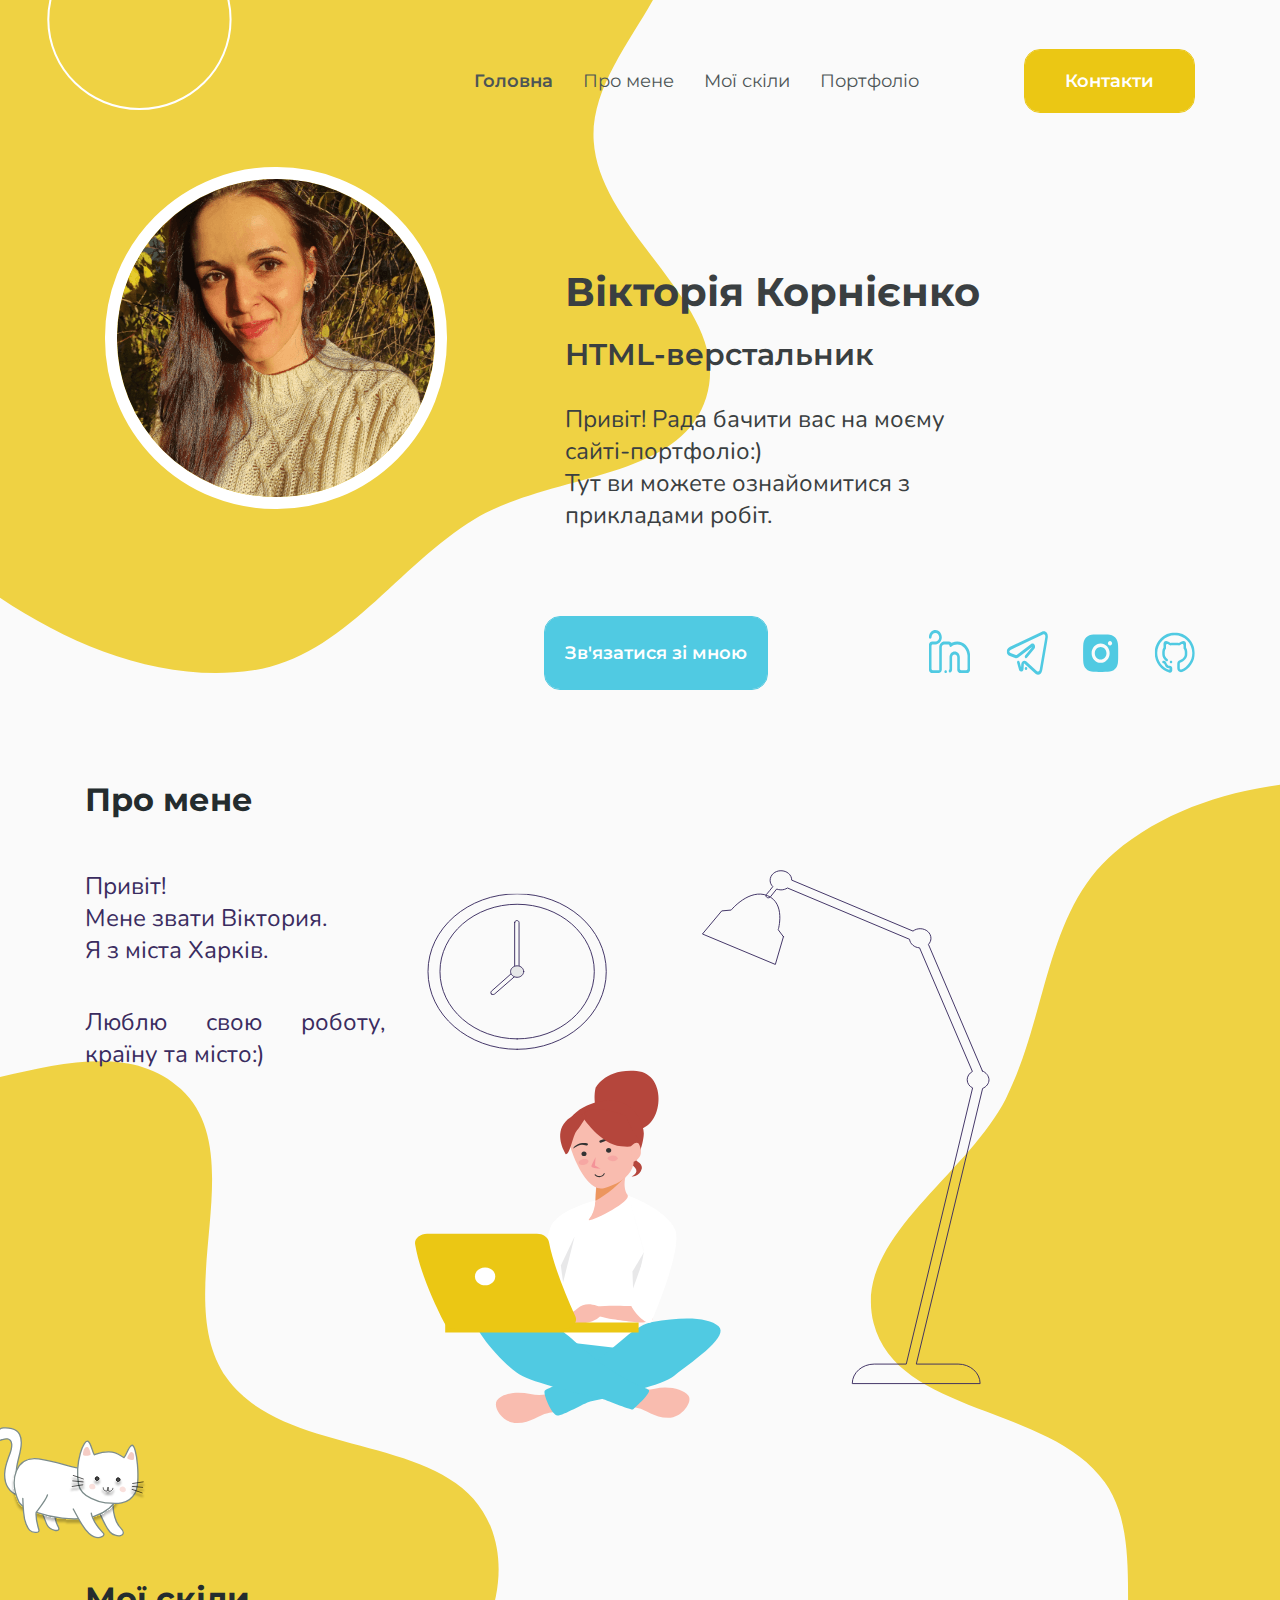
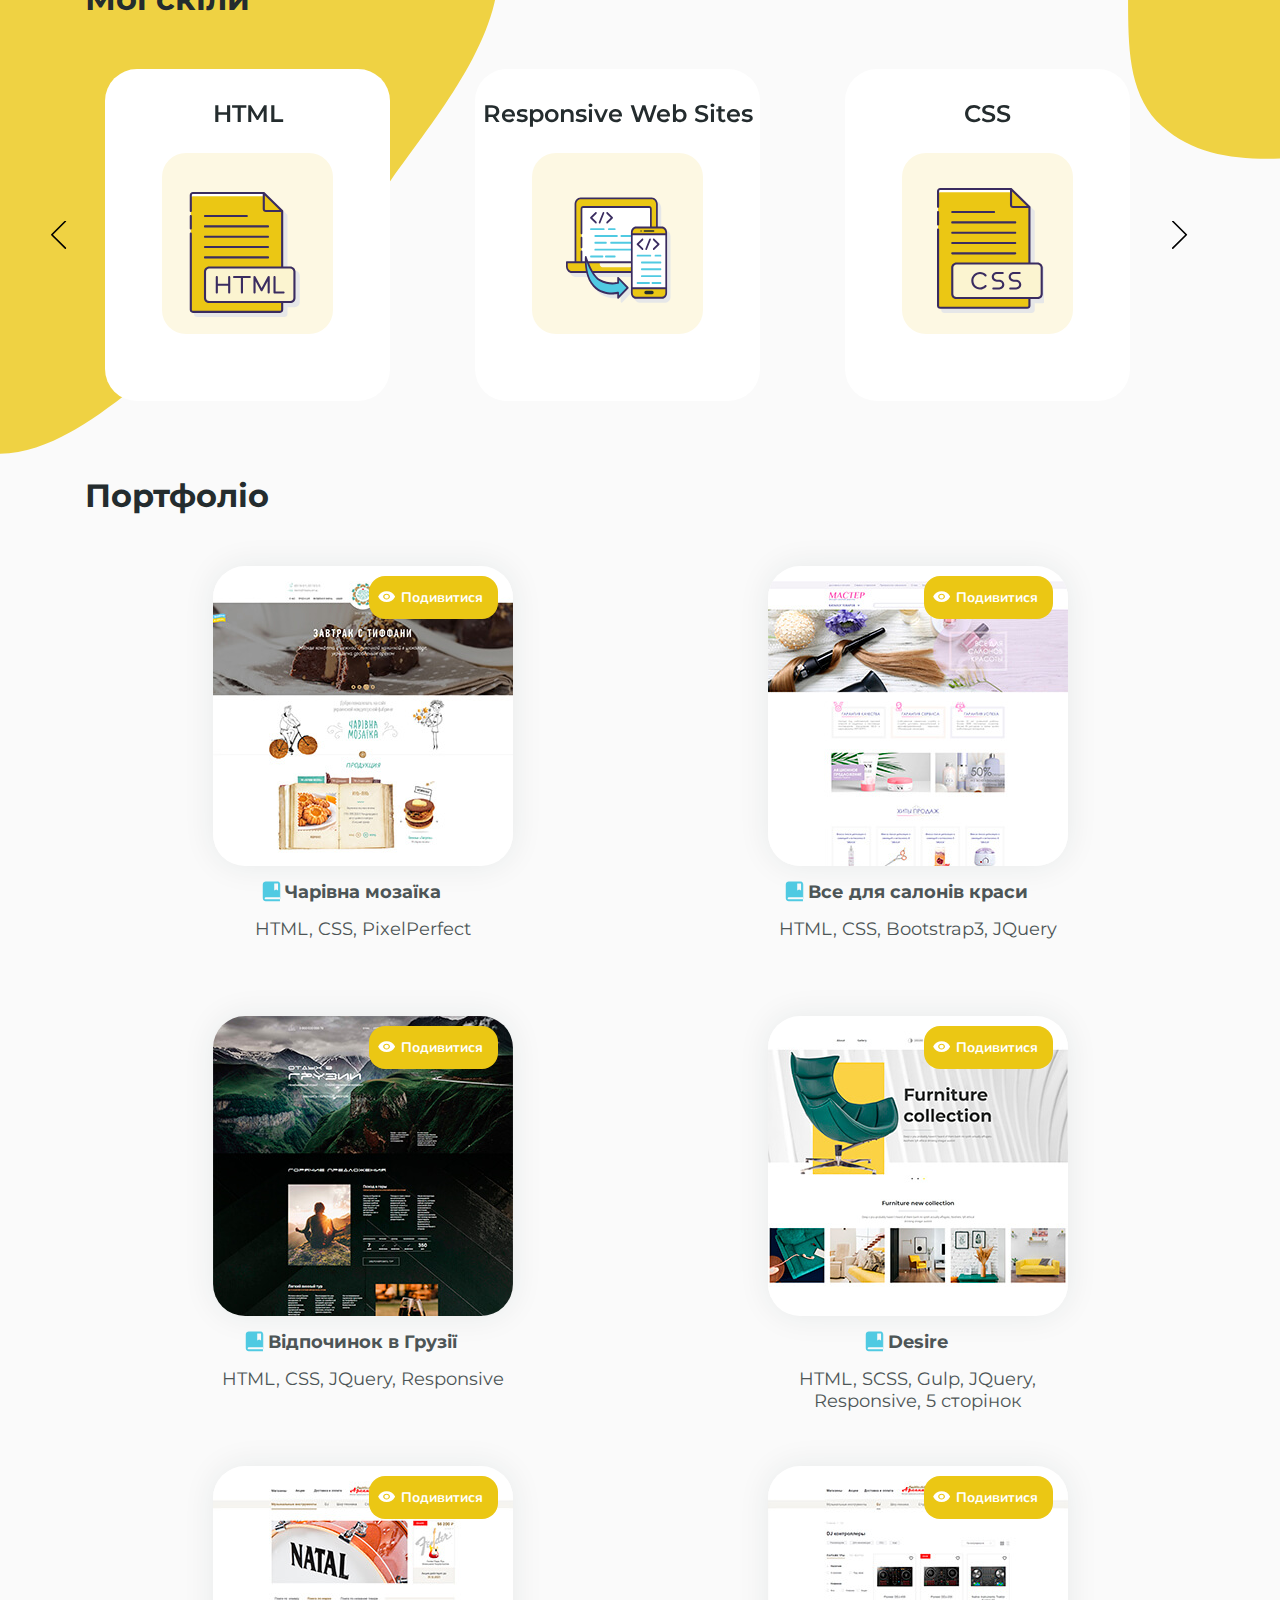
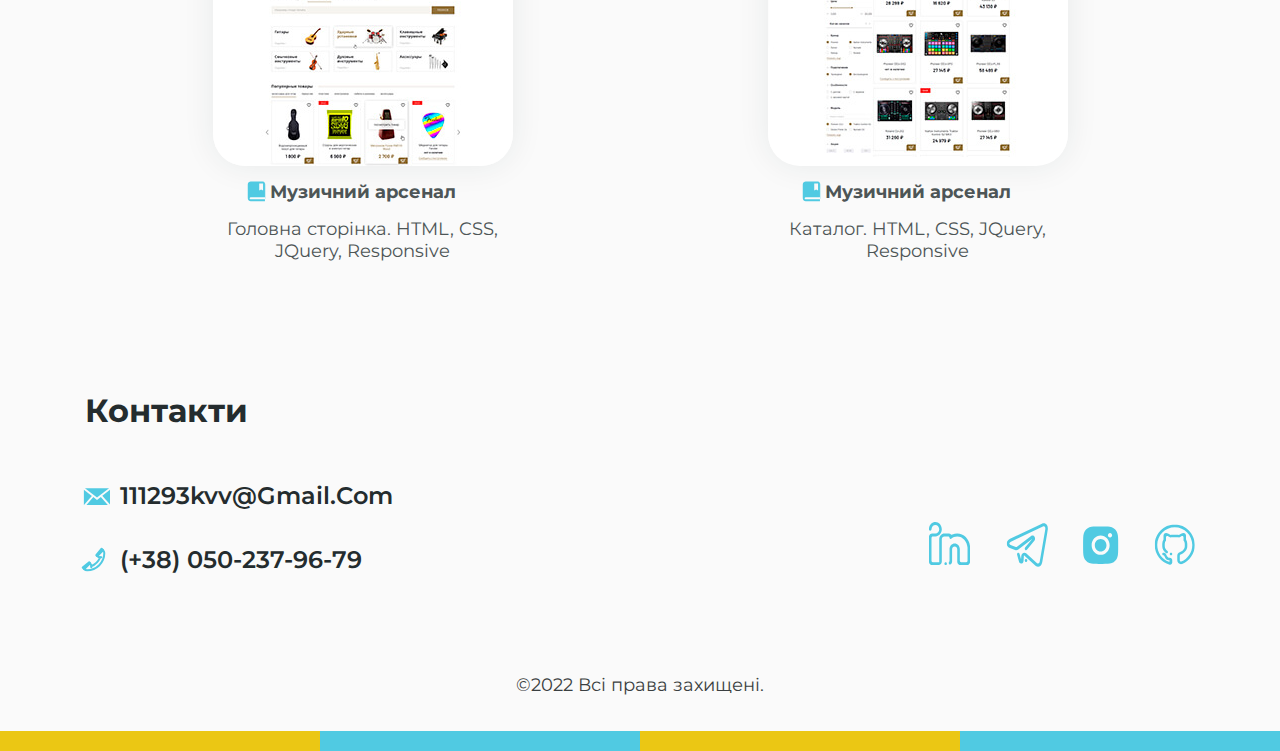
<file: index.html>
<!DOCTYPE html>
<html lang="en">
<head>
  <meta charset="UTF-8">
  <meta name="viewport" content="width=device-width, initial-scale=1.0">
  <title>Корниенко Виктория</title>
  <link rel="preconnect" href="https://fonts.googleapis.com">
  <link rel="preconnect" href="https://fonts.gstatic.com" crossorigin>
  <link
    href="https://fonts.googleapis.com/css2?family=Montserrat:wght@400;600;700&family=Nunito&family=Nunito+Sans&display=swap"
    rel="stylesheet">
  <link rel="stylesheet" href="css/style.min.css">
</head>
<body>
  <header class="header">
    <div class="container">
      <div class="header__inner">
        <div class="header__top">
          <nav class="menu">
            <button class="menu__btn">
              <span></span>
            </button>
            <ul class="menu__list menu__list--active">
              <li class="menu__item">
                <a class="menu__link" href="#">Головна</a>
              </li>
              <li class="menu__item">
                <a class="menu__link" href="#id-about">Про мене</a>
              </li>
              <li class="menu__item">
                <a class="menu__link" href="#id-skills">Мої скіли</a>
              </li>
              <li class="menu__item">
                <a class="menu__link" href="#id-portfolio">Портфоліо</a>
              </li>
              <li class="menu__item menu__item-contact">
                <a class="menu__link" href="#id-contacts">Контакти</a>
                <a class="menu__link-contact" href="#id-contacts">Контакти</a>
              </li>
            </ul>
          </nav>
          <div class="header__box">
            <img class="header__box-img" src="images/photo2.png" alt="photo">
            <div class="header__box-content">
              <h1 class="header__box-content__title">
                Вікторія Корнієнко
                <span>HTML-верстальник</span>
              </h1>
              <p class="header__box-content__text">
                Привіт! Рада бачити вас на моєму сайті&#8209;портфоліо:)<br>
                Тут ви можете ознайомитися з прикладами&nbsp;робіт.
              </p>
            </div>
          </div>
              <div class="header__contacts">
                <a href="tel:+380502379679">
                  <button class="header__contacts-btn">Зв'язатися зі мною</button>
                </a>
                <ul class="header__contacts-social">
                  <li>
                    <a href="http://linkedin.com/in/viktoria-k-8123ab12a">
                      <img src="images/linkedIn.svg" alt="linkedin">
                    </a>
                  </li>
                  <li>
                    <a href="tg://resolve?domain=R_vik_k" target="_blank">
                      <img src="images/telegram.svg" alt="telegram">
                    </a>
                  </li>
                  <li>
                    <a href="https://www.instagram.com/vik_kornienko/?utm_medium=copy_link">
                      <img src="images/instagram.svg" alt="instagram">
                    </a>
                  </li>
                  <li>
                    <a href="https://github.com/viktkorn">
                      <img src="images/github.svg" alt="github">
                    </a>
                  </li>
                </ul>
              </div>
        </div>
      </div>
    </div>
  </header>
  <main class="main">
    <section id="id-about" class="about">
      <div class="container">
        <h2 class="title">Про мене</h2>
        <div class="about__box">
          <div class="about__text">
            <p>
              Привіт!<br> Мене звати Віктория.<br> Я з міста Харків.
            </p>
            <p>
             Люблю свою роботу, країну та місто:)
            </p>
            <div class="about__text-img">
             <svg width="299" height="292" viewBox="0 0 299 292" fill="none" xmlns="http://www.w3.org/2000/svg">
               <g id="kitten-06 1">
                 <g id="Group">
                   <path id="tail"
                     d="M88.6255 151.743C88.6255 151.743 71.1118 147.232 68.9335 132.7C67.7597 124.853 70.0139 116.652 71.9352 109.038C73.95 101.048 76.1691 92.978 76.1925 84.6914C76.2041 80.3684 75.5851 75.9542 73.5762 72.0989C71.1176 67.3767 66.7903 64.5765 61.6337 63.2819C57.8437 62.3351 53.3178 61.9074 49.4168 62.2439C46.3801 62.5062 43.3141 63.5214 41.1476 65.6144C38.8175 67.8615 37.7604 71.1522 37.7312 74.3516C37.7079 76.9922 38.6831 80.0433 41.2293 80.9387C43.32 81.6801 45.58 80.6707 47.6707 79.9179C50.1234 79.0339 52.8039 78.475 55.3617 79.0168C59.327 79.8551 61.1665 83.1572 61.5812 86.8415C62.4513 94.5806 58.7897 101.538 56.1968 108.599C53.5047 115.927 51.303 123.518 50.9235 131.337C50.5614 138.803 52.033 146.565 55.9749 153.043C60.0862 159.79 66.9305 163.982 74.5106 166.229C88.6664 170.421 96.5618 166.138 96.5618 166.138L88.6255 151.743Z"
                     fill="white" stroke="#7C8C8B" stroke-width="2" stroke-miterlimit="10" stroke-linecap="round"
                     stroke-linejoin="round" />
                   <g id="lapa4">
                     <path
                       d="M97.0933 159.454C97.0933 159.454 111.623 201.805 115.103 209.162C119.547 218.567 137.324 222 132.483 212.926C119.804 189.19 131.805 157.543 131.805 157.543L134.62 151.869"
                       fill="white" />
                     <path
                       d="M97.0933 159.454C97.0933 159.454 111.623 201.805 115.103 209.162C119.547 218.567 137.324 222 132.483 212.926C119.804 189.19 131.805 157.543 131.805 157.543L134.62 151.869"
                       stroke="#7C8C8B" stroke-width="2" stroke-miterlimit="10" stroke-linecap="round"
                       stroke-linejoin="round" />
                   </g>
                   <g id="lapa2">
                     <path
                       d="M216 157.5C216 157.5 211.04 197.836 226.895 213.913C240.496 227.703 219.631 230.081 210.976 220.449C204.996 213.787 196.073 193.102 196.014 192.965C195.962 192.845 200.937 190.439 201.352 190.205C204.173 188.659 206.917 186.652 208.126 183.612"
                       fill="white" />
                     <path
                       d="M216 157.5C216 157.5 211.04 197.836 226.895 213.913C240.496 227.703 219.631 230.081 210.976 220.449C204.996 213.787 196.073 193.102 196.014 192.965C195.962 192.845 200.937 190.439 201.352 190.205C204.173 188.659 206.917 186.652 208.126 183.612"
                       stroke="#7C8C8B" stroke-width="2" stroke-miterlimit="10" stroke-linecap="round"
                       stroke-linejoin="round" />
                   </g>
                   <g id="body" filter="url(#filter0_d_152:2)">
                     <path
                       d="M102.491 109.29C151.019 116.524 165.03 133.332 207.178 118.33C231.761 109.577 225.383 162.332 225.383 162.332C225.383 162.332 213.018 208.586 138.236 199.5C129.19 198.401 112.46 195.202 98 190.278C86.821 186.471 76.9987 181.634 73.1323 175.939C56 140.5 68.9201 104.289 102.491 109.29Z"
                       fill="white" />
                     <path
                       d="M102.491 109.29C151.019 116.524 165.03 133.332 207.178 118.33C231.761 109.577 225.383 162.332 225.383 162.332C225.383 162.332 213.018 208.586 138.236 199.5C129.19 198.401 112.46 195.202 98 190.278C86.821 186.471 76.9987 181.634 73.1323 175.939C56 140.5 68.9201 104.289 102.491 109.29Z"
                       stroke="#7C8C8B" stroke-width="2" stroke-miterlimit="10" stroke-linecap="round"
                       stroke-linejoin="round" />
                   </g>
                   <g id="haed">
                     <path id="Vector"
                       d="M244.082 88.7578C239.223 90.6569 236.8 102.114 232.385 107.333C227.871 105.673 222.989 98.8181 209.557 98.6527C194.928 98.4702 191.418 102.485 187.126 103.073C183.832 97.2269 182.116 85.4842 177.817 82.7752C171.218 78.6176 157.436 114.125 163.317 147.979C166.868 168.43 197.381 175.554 204.167 176.192C218.755 177.567 238.797 179.865 248.993 161.672C258.086 145.447 251.779 85.7522 244.082 88.7578Z"
                       fill="white" stroke="#7C8C8B" stroke-width="2" stroke-miterlimit="10" stroke-linecap="round"
                       stroke-linejoin="round" />
                     <path id="Vector_2"
                       d="M235.246 156.745C235.024 161.912 225.295 160.349 225.628 155.541C226.054 149.308 235.515 150.38 235.246 156.745Z"
                       fill="#F9E0DC" />
                     <path id="Vector_3"
                       d="M188.977 152.388C188.755 157.549 179.026 155.992 179.359 151.184C179.785 144.951 189.246 146.029 188.977 152.388Z"
                       fill="#F9E0DC" />
                     <path id="Vector_4"
                       d="M169.975 102.422C169.975 102.422 170.22 90.3547 176.702 91.1873C179.727 91.5751 181.975 101.345 181.637 102.822C181.298 104.299 176.725 104.841 173.262 104.698C169.799 104.555 169.975 102.422 169.975 102.422Z"
                       fill="#F5CCC4" />
                     <path id="Vector_5"
                       d="M247.545 109.654C247.545 109.654 249.443 99.1146 243.662 98.7553C240.958 98.5843 237.29 106.717 237.331 108.057C237.372 109.397 241.256 110.635 244.292 111.091C247.323 111.542 247.545 109.654 247.545 109.654Z"
                       fill="#F5CCC4" />
                     <g id="Group_2">
                       <g id="Vector_6" filter="url(#filter1_d_152:2)">
                         <path d="M261.619 144.312L245.484 146.781" stroke="black" stroke-miterlimit="10"
                           stroke-linecap="round" stroke-linejoin="round" />
                       </g>
                       <g id="Vector_7" filter="url(#filter2_d_152:2)">
                         <path d="M259.966 161.09L244.614 155.661" stroke="black" stroke-miterlimit="10"
                           stroke-linecap="round" stroke-linejoin="round" />
                       </g>
                       <g id="Vector_8" filter="url(#filter3_d_152:2)">
                         <path d="M260.802 152.656L245.052 151.173" stroke="black" stroke-miterlimit="10"
                           stroke-linecap="round" stroke-linejoin="round" />
                       </g>
                     </g>
                     <g id="Group_3">
                       <g id="Vector_9" filter="url(#filter4_d_152:2)">
                         <path d="M155.217 134.503L170.576 139.932" stroke="black" stroke-miterlimit="10"
                           stroke-linecap="round" stroke-linejoin="round" />
                       </g>
                       <g id="Vector_10" filter="url(#filter5_d_152:2)">
                         <path d="M153.565 151.276L169.7 148.812" stroke="black" stroke-miterlimit="10"
                           stroke-linecap="round" stroke-linejoin="round" />
                       </g>
                       <g id="Vector_11" filter="url(#filter6_d_152:2)">
                         <path d="M154.394 142.841L170.138 144.323" stroke="black" stroke-miterlimit="10"
                           stroke-linecap="round" stroke-linejoin="round" />
                       </g>
                     </g>
                     <g id="Vector_12" filter="url(#filter7_d_152:2)">
                       <path
                         d="M194.677 140.439C194.111 142.145 192.23 143.086 190.484 142.527C188.732 141.974 187.774 140.137 188.347 138.432C188.913 136.727 190.794 135.791 192.54 136.345C194.286 136.898 195.243 138.734 194.677 140.439Z"
                         fill="#494949" />
                       <path
                         d="M190.636 142.051L190.635 142.05C189.14 141.578 188.34 140.022 188.821 138.591L188.821 138.59C189.299 137.152 190.894 136.348 192.389 136.821C193.877 137.293 194.678 138.85 194.203 140.282C193.725 141.72 192.128 142.528 190.636 142.051Z"
                         stroke="black" />
                     </g>
                     <g id="Vector_13" filter="url(#filter8_d_152:2)">
                       <path
                         d="M226.732 142.002C226.165 143.707 224.285 144.643 222.539 144.089C220.787 143.536 219.829 141.7 220.402 139.995C220.968 138.289 222.848 137.348 224.595 137.907C226.341 138.46 227.298 140.297 226.732 142.002Z"
                         fill="#494949" />
                       <path
                         d="M222.69 143.613L222.69 143.613C221.195 143.141 220.395 141.585 220.876 140.154L220.876 140.152C221.354 138.714 222.95 137.906 224.442 138.383L224.444 138.384C225.932 138.856 226.733 140.412 226.257 141.845C225.78 143.282 224.184 144.086 222.69 143.613Z"
                         stroke="black" />
                     </g>
                     <g id="Group_4">
                       <g id="Vector_14" filter="url(#filter9_d_152:2)">
                         <path
                           d="M200.733 153.112C200.733 153.112 200.423 158.062 205.603 158.279C209.148 158.427 208.115 152.701 208.115 152.701"
                           stroke="black" stroke-miterlimit="10" stroke-linecap="round" stroke-linejoin="round"
                           shape-rendering="crispEdges" />
                       </g>
                       <g id="Vector_15" filter="url(#filter10_d_152:2)">
                         <path
                           d="M215.479 154.024C215.479 154.024 215.169 158.975 209.995 158.57C206.456 158.29 208.202 152.73 208.202 152.73"
                           stroke="black" stroke-miterlimit="10" stroke-linecap="round" stroke-linejoin="round"
                           shape-rendering="crispEdges" />
                       </g>
                     </g>
                   </g>
                   <g id="lapa1">
                     <path
                       d="M155.217 185.511C159.393 193.393 163.662 201.269 168.322 208.888C171.364 213.867 174.734 218.806 179.242 222.65C185.065 227.617 191.705 231.307 198.958 227.475C202.035 225.849 202.391 223.876 200.926 222.222C194.414 214.871 188.866 209.664 185.392 200.465C184.124 197.111 182.997 195.4 182.594 191.83"
                       fill="white" />
                     <path
                       d="M155.217 185.511C159.393 193.393 163.662 201.269 168.322 208.888C171.364 213.867 174.734 218.806 179.242 222.65C185.065 227.617 191.705 231.307 198.958 227.475C202.035 225.849 202.391 223.876 200.926 222.222C194.414 214.871 188.866 209.664 185.392 200.465C184.124 197.111 182.997 195.4 182.594 191.83"
                       stroke="#7C8C8B" stroke-width="2" stroke-miterlimit="10" stroke-linecap="round"
                       stroke-linejoin="round" />
                   </g>
                   <g id="lapa3">
                     <path
                       d="M78.5 169.5C78.7159 178.417 78.9689 181.87 79.7356 190.769C80.2342 196.582 81.0433 202.506 83.3603 207.959C86.3511 215.004 89 222 98.8453 221.081C102.325 221.001 103.525 219.395 102.952 217.26C100.409 207.775 97.7709 200.638 98.7705 190.856C108 178.5 115 169.5 116 164"
                       fill="white" />
                     <path
                       d="M78.5 169.5C78.7159 178.417 78.9689 181.87 79.7356 190.769C80.2342 196.582 81.0433 202.506 83.3603 207.959C86.3511 215.004 89 222 98.8453 221.081C102.325 221.001 103.525 219.395 102.952 217.26C100.409 207.775 97.7709 200.638 98.7705 190.856C108 178.5 115 169.5 116 164"
                       stroke="#7C8C8B" stroke-width="2" stroke-miterlimit="10" stroke-linecap="round"
                       stroke-linejoin="round" />
                   </g>
                 </g>
               </g>
               <defs>
                 <filter id="filter0_d_152:2" x="60.5732" y="107.825" width="170.554" height="101.857"
                   filterUnits="userSpaceOnUse" color-interpolation-filters="sRGB">
                   <feFlood flood-opacity="0" result="BackgroundImageFix" />
                   <feColorMatrix in="SourceAlpha" type="matrix" values="0 0 0 0 0 0 0 0 0 0 0 0 0 0 0 0 0 0 127 0"
                     result="hardAlpha" />
                   <feOffset dy="4" />
                   <feGaussianBlur stdDeviation="2" />
                   <feComposite in2="hardAlpha" operator="out" />
                   <feColorMatrix type="matrix" values="0 0 0 0 0 0 0 0 0 0 0 0 0 0 0 0 0 0 0.25 0" />
                   <feBlend mode="normal" in2="BackgroundImageFix" result="effect1_dropShadow_152:2" />
                   <feBlend mode="normal" in="SourceGraphic" in2="effect1_dropShadow_152:2" result="shape" />
                 </filter>
                 <filter id="filter1_d_152:2" x="240.984" y="143.812" width="25.1356" height="11.4696"
                   filterUnits="userSpaceOnUse" color-interpolation-filters="sRGB">
                   <feFlood flood-opacity="0" result="BackgroundImageFix" />
                   <feColorMatrix in="SourceAlpha" type="matrix" values="0 0 0 0 0 0 0 0 0 0 0 0 0 0 0 0 0 0 127 0"
                     result="hardAlpha" />
                   <feOffset dy="4" />
                   <feGaussianBlur stdDeviation="2" />
                   <feComposite in2="hardAlpha" operator="out" />
                   <feColorMatrix type="matrix" values="0 0 0 0 0 0 0 0 0 0 0 0 0 0 0 0 0 0 0.25 0" />
                   <feBlend mode="normal" in2="BackgroundImageFix" result="effect1_dropShadow_152:2" />
                   <feBlend mode="normal" in="SourceGraphic" in2="effect1_dropShadow_152:2" result="shape" />
                 </filter>
                 <filter id="filter2_d_152:2" x="240.113" y="155.161" width="24.3532" height="14.4296"
                   filterUnits="userSpaceOnUse" color-interpolation-filters="sRGB">
                   <feFlood flood-opacity="0" result="BackgroundImageFix" />
                   <feColorMatrix in="SourceAlpha" type="matrix" values="0 0 0 0 0 0 0 0 0 0 0 0 0 0 0 0 0 0 127 0"
                     result="hardAlpha" />
                   <feOffset dy="4" />
                   <feGaussianBlur stdDeviation="2" />
                   <feComposite in2="hardAlpha" operator="out" />
                   <feColorMatrix type="matrix" values="0 0 0 0 0 0 0 0 0 0 0 0 0 0 0 0 0 0 0.25 0" />
                   <feBlend mode="normal" in2="BackgroundImageFix" result="effect1_dropShadow_152:2" />
                   <feBlend mode="normal" in="SourceGraphic" in2="effect1_dropShadow_152:2" result="shape" />
                 </filter>
                 <filter id="filter3_d_152:2" x="240.551" y="150.673" width="24.7502" height="10.4829"
                   filterUnits="userSpaceOnUse" color-interpolation-filters="sRGB">
                   <feFlood flood-opacity="0" result="BackgroundImageFix" />
                   <feColorMatrix in="SourceAlpha" type="matrix" values="0 0 0 0 0 0 0 0 0 0 0 0 0 0 0 0 0 0 127 0"
                     result="hardAlpha" />
                   <feOffset dy="4" />
                   <feGaussianBlur stdDeviation="2" />
                   <feComposite in2="hardAlpha" operator="out" />
                   <feColorMatrix type="matrix" values="0 0 0 0 0 0 0 0 0 0 0 0 0 0 0 0 0 0 0.25 0" />
                   <feBlend mode="normal" in2="BackgroundImageFix" result="effect1_dropShadow_152:2" />
                   <feBlend mode="normal" in="SourceGraphic" in2="effect1_dropShadow_152:2" result="shape" />
                 </filter>
                 <filter id="filter4_d_152:2" x="150.717" y="134.002" width="24.3591" height="14.4297"
                   filterUnits="userSpaceOnUse" color-interpolation-filters="sRGB">
                   <feFlood flood-opacity="0" result="BackgroundImageFix" />
                   <feColorMatrix in="SourceAlpha" type="matrix" values="0 0 0 0 0 0 0 0 0 0 0 0 0 0 0 0 0 0 127 0"
                     result="hardAlpha" />
                   <feOffset dy="4" />
                   <feGaussianBlur stdDeviation="2" />
                   <feComposite in2="hardAlpha" operator="out" />
                   <feColorMatrix type="matrix" values="0 0 0 0 0 0 0 0 0 0 0 0 0 0 0 0 0 0 0.25 0" />
                   <feBlend mode="normal" in2="BackgroundImageFix" result="effect1_dropShadow_152:2" />
                   <feBlend mode="normal" in="SourceGraphic" in2="effect1_dropShadow_152:2" result="shape" />
                 </filter>
                 <filter id="filter5_d_152:2" x="149.064" y="148.312" width="25.1356" height="11.464"
                   filterUnits="userSpaceOnUse" color-interpolation-filters="sRGB">
                   <feFlood flood-opacity="0" result="BackgroundImageFix" />
                   <feColorMatrix in="SourceAlpha" type="matrix" values="0 0 0 0 0 0 0 0 0 0 0 0 0 0 0 0 0 0 127 0"
                     result="hardAlpha" />
                   <feOffset dy="4" />
                   <feGaussianBlur stdDeviation="2" />
                   <feComposite in2="hardAlpha" operator="out" />
                   <feColorMatrix type="matrix" values="0 0 0 0 0 0 0 0 0 0 0 0 0 0 0 0 0 0 0.25 0" />
                   <feBlend mode="normal" in2="BackgroundImageFix" result="effect1_dropShadow_152:2" />
                   <feBlend mode="normal" in="SourceGraphic" in2="effect1_dropShadow_152:2" result="shape" />
                 </filter>
                 <filter id="filter6_d_152:2" x="149.894" y="142.341" width="24.7443" height="10.4828"
                   filterUnits="userSpaceOnUse" color-interpolation-filters="sRGB">
                   <feFlood flood-opacity="0" result="BackgroundImageFix" />
                   <feColorMatrix in="SourceAlpha" type="matrix" values="0 0 0 0 0 0 0 0 0 0 0 0 0 0 0 0 0 0 127 0"
                     result="hardAlpha" />
                   <feOffset dy="4" />
                   <feGaussianBlur stdDeviation="2" />
                   <feComposite in2="hardAlpha" operator="out" />
                   <feColorMatrix type="matrix" values="0 0 0 0 0 0 0 0 0 0 0 0 0 0 0 0 0 0 0.25 0" />
                   <feBlend mode="normal" in2="BackgroundImageFix" result="effect1_dropShadow_152:2" />
                   <feBlend mode="normal" in="SourceGraphic" in2="effect1_dropShadow_152:2" result="shape" />
                 </filter>
                 <filter id="filter7_d_152:2" x="184.181" y="136.185" width="14.6591" height="14.5027"
                   filterUnits="userSpaceOnUse" color-interpolation-filters="sRGB">
                   <feFlood flood-opacity="0" result="BackgroundImageFix" />
                   <feColorMatrix in="SourceAlpha" type="matrix" values="0 0 0 0 0 0 0 0 0 0 0 0 0 0 0 0 0 0 127 0"
                     result="hardAlpha" />
                   <feOffset dy="4" />
                   <feGaussianBlur stdDeviation="2" />
                   <feComposite in2="hardAlpha" operator="out" />
                   <feColorMatrix type="matrix" values="0 0 0 0 0 0 0 0 0 0 0 0 0 0 0 0 0 0 0.25 0" />
                   <feBlend mode="normal" in2="BackgroundImageFix" result="effect1_dropShadow_152:2" />
                   <feBlend mode="normal" in="SourceGraphic" in2="effect1_dropShadow_152:2" result="shape" />
                 </filter>
                 <filter id="filter8_d_152:2" x="216.236" y="137.746" width="14.6591" height="14.5027"
                   filterUnits="userSpaceOnUse" color-interpolation-filters="sRGB">
                   <feFlood flood-opacity="0" result="BackgroundImageFix" />
                   <feColorMatrix in="SourceAlpha" type="matrix" values="0 0 0 0 0 0 0 0 0 0 0 0 0 0 0 0 0 0 127 0"
                     result="hardAlpha" />
                   <feOffset dy="4" />
                   <feGaussianBlur stdDeviation="2" />
                   <feComposite in2="hardAlpha" operator="out" />
                   <feColorMatrix type="matrix" values="0 0 0 0 0 0 0 0 0 0 0 0 0 0 0 0 0 0 0.25 0" />
                   <feBlend mode="normal" in2="BackgroundImageFix" result="effect1_dropShadow_152:2" />
                   <feBlend mode="normal" in="SourceGraphic" in2="effect1_dropShadow_152:2" result="shape" />
                 </filter>
                 <filter id="filter9_d_152:2" x="196.229" y="152.201" width="16.5253" height="14.5806"
                   filterUnits="userSpaceOnUse" color-interpolation-filters="sRGB">
                   <feFlood flood-opacity="0" result="BackgroundImageFix" />
                   <feColorMatrix in="SourceAlpha" type="matrix" values="0 0 0 0 0 0 0 0 0 0 0 0 0 0 0 0 0 0 127 0"
                     result="hardAlpha" />
                   <feOffset dy="4" />
                   <feGaussianBlur stdDeviation="2" />
                   <feComposite in2="hardAlpha" operator="out" />
                   <feColorMatrix type="matrix" values="0 0 0 0 0 0 0 0 0 0 0 0 0 0 0 0 0 0 0.25 0" />
                   <feBlend mode="normal" in2="BackgroundImageFix" result="effect1_dropShadow_152:2" />
                   <feBlend mode="normal" in="SourceGraphic" in2="effect1_dropShadow_152:2" result="shape" />
                 </filter>
                 <filter id="filter10_d_152:2" x="203.271" y="152.229" width="16.7072" height="14.8638"
                   filterUnits="userSpaceOnUse" color-interpolation-filters="sRGB">
                   <feFlood flood-opacity="0" result="BackgroundImageFix" />
                   <feColorMatrix in="SourceAlpha" type="matrix" values="0 0 0 0 0 0 0 0 0 0 0 0 0 0 0 0 0 0 127 0"
                     result="hardAlpha" />
                   <feOffset dy="4" />
                   <feGaussianBlur stdDeviation="2" />
                   <feComposite in2="hardAlpha" operator="out" />
                   <feColorMatrix type="matrix" values="0 0 0 0 0 0 0 0 0 0 0 0 0 0 0 0 0 0 0.25 0" />
                   <feBlend mode="normal" in2="BackgroundImageFix" result="effect1_dropShadow_152:2" />
                   <feBlend mode="normal" in="SourceGraphic" in2="effect1_dropShadow_152:2" result="shape" />
                 </filter>
               </defs>
             </svg>

            </div>
          </div>
          <div class="about__img">
            <svg width="1080" height="975" viewBox="0 0 1080 975" fill="none" xmlns="http://www.w3.org/2000/svg">
              <g id="Group 26">
                <g id="woman-04 1" clip-path="url(#clip0_88:16)">
                  <g id="Group">
                    <g id="Group_2">
                      <path id="Vector"
                        d="M242.56 460.181L296.12 451.271C296.12 451.271 312.133 513.4 320.416 538.926C328.699 564.452 286.457 653.792 316.551 667.277C346.92 680.762 146.757 683.893 169.673 667.277C192.588 650.661 198.938 560.839 200.87 540.852C202.803 520.865 242.56 460.181 242.56 460.181Z"
                        fill="white" />
                      <path id="Vector_2"
                        d="M250.29 445.251C251.394 433.933 251.947 421.893 251.947 421.893L292.531 420.207C292.531 420.207 286.457 438.749 294.188 449.586C301.918 459.941 232.62 492.45 240.903 483.299C251.394 471.499 249.186 454.884 250.29 445.251Z"
                        fill="#F9BCAF" />
                      <path id="Vector_3"
                        d="M292.255 420.448C292.255 420.689 292.255 420.689 292.255 420.689C292.255 420.689 292.255 420.689 292.255 420.93V421.171C292.255 421.171 292.255 421.171 292.255 421.411C292.255 421.411 292.255 421.652 292.255 421.893C292.255 421.893 292.255 421.893 292.255 422.134C292.255 422.375 292.255 422.375 291.979 422.615C291.979 423.097 291.703 423.579 291.427 424.06C283.697 434.415 266.027 449.104 250.014 458.014C250.29 453.198 250.29 448.864 250.566 445.492C251.67 434.174 252.223 422.134 252.223 422.134L292.255 420.448C292.255 420.448 292.255 420.207 292.255 420.448Z"
                        fill="#EC965E" />
                      <g id="head">
                        <path id="Vector_4"
                          d="M287.562 395.163C287.562 395.163 316.827 401.906 314.066 413.224C311.305 424.542 299.434 424.542 299.434 424.542C299.434 424.542 310.753 419.485 304.955 412.501C299.157 405.277 287.562 395.163 287.562 395.163Z"
                          fill="#B5463C" />
                        <path id="Vector_5"
                          d="M250.014 301.97C250.014 301.97 262.99 274.518 306.888 278.371C350.786 281.983 344.16 357.838 306.888 359.523C234.829 363.135 250.014 301.97 250.014 301.97Z"
                          fill="#B5463C" />
                        <path id="Vector_6"
                          d="M305.507 404.314C305.507 404.314 316.275 382.4 316.827 364.821C317.103 352.299 301.918 307.99 250.842 321.716C250.842 321.716 235.934 325.088 223.234 335.442C213.018 343.63 199.49 360.246 224.89 397.089L232.068 409.852L305.507 404.314Z"
                          fill="#B5463C" />
                        <path id="Vector_7"
                          d="M259.401 440.917C259.401 440.917 308.82 430.803 302.47 395.163C296.12 359.523 280.66 342.426 256.088 339.055C214.399 333.275 213.294 354.226 211.914 366.748C210.81 379.029 233.725 444.529 259.401 440.917Z"
                          fill="#F9BCAF" />
                        <path id="Vector_8"
                          d="M256.64 377.584C254.984 377.343 254.708 375.417 256.088 374.694C258.297 373.49 263.542 371.323 269.34 372.527C277.071 374.213 276.242 376.38 276.242 376.38C276.242 376.38 273.205 374.694 269.34 374.454C265.199 374.213 262.99 374.935 258.021 377.343C257.744 377.825 257.192 377.825 256.64 377.584Z"
                          fill="#333333" />
                        <path id="Vector_9"
                          d="M238.694 381.196C240.075 380.474 239.523 378.547 238.142 378.306C235.658 377.825 229.86 377.102 224.89 379.992C217.988 383.845 219.644 385.53 219.644 385.53C219.644 385.53 221.853 383.122 225.718 381.678C229.584 380.233 232.068 380.233 237.314 381.437C237.866 381.437 238.418 381.437 238.694 381.196Z"
                          fill="#333333" />
                        <g id="Group_3">
                          <path id="Vector_10"
                            d="M268.236 391.551C272.929 391.551 272.929 385.049 268.236 385.049C263.266 385.049 263.266 391.551 268.236 391.551Z"
                            fill="#333333" />
                        </g>
                        <g id="Group_4">
                          <path id="Vector_11"
                            d="M234.001 396.126C238.694 396.126 238.694 389.625 234.001 389.625C229.307 389.625 229.307 396.126 234.001 396.126Z"
                            fill="#333333" />
                        </g>
                        <path id="Vector_12"
                          d="M250.014 397.571C250.014 397.571 244.492 407.685 244.216 410.334C243.94 413.224 257.468 413.946 257.468 413.946L249.186 409.13L250.014 397.571Z"
                          fill="#F49398" />
                        <g id="smile">
                          <path id="Vector_13"
                            d="M261.334 420.207C259.401 424.542 253.327 425.023 250.014 421.652C249.462 420.93 248.357 421.893 248.91 422.615C253.051 426.95 260.505 425.746 262.714 420.689C263.266 419.726 261.886 419.485 261.334 420.207Z"
                            fill="#333333" />
                        </g>
                        <path id="Vector_14"
                          d="M231.24 340.981C231.24 340.981 256.64 380.233 285.353 382.641C314.066 385.049 312.962 375.658 312.962 375.658C312.962 375.658 301.09 365.303 291.979 340.499C291.979 340.499 241.179 319.308 231.24 340.981Z"
                          fill="#B5463C" />
                        <path id="Vector_15"
                          d="M237.59 339.777C237.59 339.777 230.688 352.781 224.338 360.487C217.988 368.193 215.227 393.478 208.877 393.719C208.877 393.719 193.416 369.878 205.84 351.818C218.816 332.312 237.59 339.777 237.59 339.777Z"
                          fill="#B5463C" />
                        <path id="Vector_16" opacity="0.51"
                          d="M266.855 399.257C266.855 401.424 270.168 403.11 273.758 403.11C277.623 403.11 280.66 401.183 280.66 399.016C280.66 396.849 277.347 395.163 273.758 395.163C269.892 395.163 266.855 397.09 266.855 399.257Z"
                          fill="#F49398" />
                        <path id="Vector_17" opacity="0.51"
                          d="M240.075 402.628C240.903 404.796 238.418 407.204 234.829 408.167C231.24 409.13 227.651 408.167 226.823 406C225.994 403.832 228.479 401.424 232.068 400.461C235.934 399.498 239.247 400.461 240.075 402.628Z"
                          fill="#F49398" />
                        <path id="Vector_18"
                          d="M298.605 383.123C298.605 383.123 307.992 372.286 311.029 381.437C314.066 390.588 313.79 396.367 306.06 402.387C298.329 408.408 300.538 394.2 300.538 394.2L298.605 383.123Z"
                          fill="#F9BCAF" />
                      </g>
                      <path id="Vector_19"
                        d="M163.875 580.105C146.758 576.252 122.738 572.158 108.381 569.75L97.0619 567.101C95.6815 566.86 94.3011 566.138 93.1967 565.415C86.0185 560.358 78.8402 558.432 70.0054 561.803C60.3423 565.656 62.5511 563.73 55.3728 566.379C48.4706 569.027 56.201 574.807 56.201 574.807C75.5271 587.57 90.988 579.382 92.0923 578.901C94.301 580.345 96.7858 581.79 99.5467 583.476C99.5467 583.476 122.462 596.239 141.788 605.149C152.003 609.965 161.39 613.577 165.808 613.818C172.158 614.3 178.231 613.096 182.373 611.891C184.581 611.41 186.79 610.687 189.275 609.483C189.275 609.483 189.275 609.483 189.551 609.483C191.76 608.52 193.968 604.667 196.177 598.647C196.177 598.406 164.151 577.697 163.875 580.105Z"
                        fill="#F9BCAF" />
                      <path id="Vector_20" d="M205.288 653.07L249.738 692.562L276.518 661.498L205.288 653.07Z"
                        fill="#50CAE2" />
                      <path id="Vector_21"
                        d="M249.738 457.773C249.738 457.773 194.796 471.74 187.342 495.58C181.544 513.4 158.353 574.807 152.555 579.141C146.757 583.476 171.605 612.132 184.029 612.132C196.453 612.132 193.14 609.483 196.453 605.871C208.325 592.626 210.533 522.31 210.533 522.31L232.896 496.062C232.896 496.062 244.492 478.242 246.149 472.944C248.081 467.887 249.738 457.773 249.738 457.773Z"
                        fill="white" />
                      <path id="Vector_22" d="M221.025 507.38L205.012 571.194L201.975 547.595L221.025 507.38Z"
                        fill="#E8E8E9" />
                      <path id="Vector_23" d="M324.281 517.012L301.918 579.382L301.09 555.782L324.281 517.012Z"
                        fill="#E8E8E9" />
                      <path id="Vector_24"
                        d="M213.847 705.084C207.221 713.513 203.631 717.607 203.631 717.607C201.699 719.774 200.042 721.219 199.214 721.46C199.214 721.46 179.336 730.129 159.734 725.553C140.131 720.978 119.425 725.072 113.351 734.704C107.277 744.336 121.91 766.009 141.512 765.769C161.114 765.528 171.329 754.21 183.753 752.042C196.177 749.875 208.049 750.116 228.479 734.945C232.897 731.814 237.314 728.684 241.455 725.553L213.847 705.084Z"
                        fill="#F9BCAF" />
                      <path id="Vector_25"
                        d="M277.899 697.86C284.525 706.288 288.114 710.382 288.114 710.382C290.047 712.549 291.703 713.994 292.531 714.235C292.531 714.235 312.41 722.904 332.012 718.329C351.614 713.753 371.768 719.533 378.394 727.48C385.297 735.426 369.836 758.785 350.233 758.544C330.631 758.303 320.416 746.985 307.992 744.818C295.568 742.651 283.697 742.891 263.266 727.72C258.849 724.59 254.431 721.459 250.29 718.329L277.899 697.86Z"
                        fill="#F9BCAF" />
                      <path id="Vector_26"
                        d="M420.36 631.879C406.279 618.393 368.179 618.393 328.699 625.858C305.507 630.193 285.353 653.551 261.886 671.371C211.638 709.66 182.373 717.607 179.612 721.219C176.851 724.59 189.275 755.414 197.281 755.414C205.288 755.414 234.277 738.075 242.56 735.908C284.249 726.998 341.951 713.031 358.516 700.509C392.199 674.983 434.44 645.364 420.36 631.879Z"
                        fill="#50CAE2" />
                      <path id="Vector_27"
                        d="M80.7727 603.945C94.8532 590.459 131.021 614.059 170.777 621.524C193.968 625.858 215.227 648.254 237.59 667.037C289.494 710.382 318.484 715.921 323.453 719.533C328.423 723.145 304.127 744.577 302.194 746.744C300.262 748.912 264.923 733.5 256.64 731.333C214.951 722.423 157.249 708.456 140.684 695.934C107.277 670.649 66.6923 617.43 80.7727 603.945Z"
                        fill="#50CAE2" />
                      <path id="hand"
                        d="M302.747 603.222C294.74 604.185 275.414 602.74 269.616 603.463L256.364 604.185C254.707 604.185 253.051 603.944 251.67 603.463C241.731 600.332 233.173 600.332 224.89 607.075C216.055 614.299 217.436 611.65 211.086 616.707C204.736 621.764 215.503 625.617 215.503 625.617C241.731 633.082 254.984 619.356 256.088 618.393C258.849 619.115 262.162 620.079 266.027 620.801C266.027 620.801 307.716 628.025 317.379 626.34C327.318 624.654 328.975 621.524 329.803 621.764L302.747 603.222Z"
                        fill="#F9BCAF" />
                      <path id="Vector_28"
                        d="M298.605 585.884C286.734 596.72 319.588 634.286 327.318 625.617C327.318 625.617 371.216 524.718 360.173 497.988C348.301 469.814 295.016 450.79 295.016 450.79L317.103 527.849C316.827 528.09 310.201 575.047 298.605 585.884Z"
                        fill="white" />
                      <g id="Group_5">
                        <path id="Vector_29"
                          d="M41.8158 640.439L309.62 640.439L309.62 626.713L41.8158 626.713L41.8158 640.439Z"
                          fill="#EBC714" />
                        <path id="Vector_30"
                          d="M206.116 635.491H56.201C49.2988 635.491 43.2249 632.119 40.7401 627.303C22.5184 591.904 5.40101 550.967 0.155355 518.216C-1.22508 510.511 6.78144 503.527 16.7206 503.527H168.844C177.127 503.527 184.029 508.343 185.41 514.604C191.207 544.946 206.392 583.957 222.129 618.152C225.718 626.821 217.712 635.491 206.116 635.491Z"
                          fill="#EBC714" />
                        <path id="Vector_31"
                          d="M97.0618 575.047C104.838 575.047 111.142 569.549 111.142 562.766C111.142 555.983 104.838 550.485 97.0618 550.485C89.2854 550.485 82.9814 555.983 82.9814 562.766C82.9814 569.549 89.2854 575.047 97.0618 575.047Z"
                          fill="white" />
                      </g>
                    </g>
                  </g>
                  <g id="Clock">
                    <path id="arrow_min"
                      d="M138 72.6489V142.243H144.074V72.6489C144.074 71.204 142.693 70 141.037 70C139.38 70 138 71.204 138 72.6489Z"
                      stroke="#3A2C60" stroke-width="1.3099" stroke-miterlimit="10" stroke-linecap="round"
                      stroke-linejoin="round" />
                    <path id="arrow_hour"
                      d="M105.796 171.706C106.348 172.188 107.176 172.428 108.004 172.428C108.833 172.428 109.385 172.188 110.213 171.706L143.619 142.568L139.5 138L105.796 167.853C104.691 169.057 104.691 170.743 105.796 171.706Z"
                      stroke="#3A2C60" stroke-width="1.3099" stroke-miterlimit="10" stroke-linecap="round"
                      stroke-linejoin="round" />
                    <path id="Vector_32"
                      d="M141.411 248.283C209.569 248.283 264.822 200.09 264.822 140.642C264.822 81.1928 209.569 33 141.411 33C73.2529 33 18 81.1928 18 140.642C18 200.09 73.2529 248.283 141.411 248.283Z"
                      stroke="#3A2C60" stroke-width="1.3099" stroke-miterlimit="10" stroke-linecap="round"
                      stroke-linejoin="round" />
                    <path id="Vector_33"
                      d="M141.411 233.835C200.42 233.835 248.256 192.111 248.256 140.642C248.256 89.1725 200.42 47.4485 141.411 47.4485C82.4016 47.4485 34.5652 89.1725 34.5652 140.642C34.5652 192.111 82.4016 233.835 141.411 233.835Z"
                      stroke="#3A2C60" stroke-width="1.3099" stroke-miterlimit="10" stroke-linecap="round"
                      stroke-linejoin="round" />
                    <path id="Vector_34"
                      d="M150.522 140.642C150.522 144.976 146.38 148.588 141.411 148.588C136.441 148.588 132.3 144.976 132.3 140.642C132.3 136.307 136.441 132.695 141.411 132.695C146.656 132.695 150.522 136.307 150.522 140.642Z"
                      fill="#E6E7E8" stroke="#3A2C60" stroke-width="1.3099" stroke-miterlimit="10"
                      stroke-linecap="round" stroke-linejoin="round" />
                  </g>
                </g>
                <g id="Group 25">
                  <path id="Vector_35"
                    d="M510.137 92.3997L502.929 82.6915C502.929 82.6915 513.608 46.2265 488.244 35.5711C462.88 24.9158 437.782 55.4612 437.782 55.4612L424.699 56.6451L398 88.6112L448.462 109.685L498.924 130.759L510.137 92.3997Z"
                    stroke="#3A2C60" stroke-width="1.3099" stroke-miterlimit="10" stroke-linecap="round"
                    stroke-linejoin="round" />
                  <path id="Vector_36"
                    d="M785.675 278.276L710.917 103.055C713.053 100.687 714.388 97.8454 714.388 94.5304C714.388 87.19 707.713 81.2704 699.436 81.2704C695.698 81.2704 692.227 82.4543 689.557 84.5854L521.618 14.0232C521.618 6.68286 514.943 1 506.666 1C498.39 1 491.715 6.91964 491.715 14.26C491.715 17.575 493.05 20.6532 495.453 23.0211C492.516 26.8097 489.579 30.3614 486.375 34.15C485.307 35.3339 486.108 37.465 487.71 38.1754C489.579 38.8857 491.181 38.4121 492.249 36.9914C495.186 33.4396 497.856 29.8879 500.793 26.3361C502.662 27.0464 504.531 27.52 506.666 27.52C510.137 27.52 513.074 26.5729 515.744 24.9154L684.751 95.9511C685.552 102.344 691.426 107.317 698.635 107.79L771.791 278.986C767.519 281.354 764.582 285.616 764.582 290.352C764.582 295.325 767.519 299.587 772.058 301.718L680.212 684.127H635.891C619.071 684.127 605.454 696.203 605.454 711.12H782.471C782.471 696.203 768.854 684.127 752.034 684.127H694.096L785.942 302.428C791.015 300.297 794.753 295.798 794.753 290.352C794.486 284.906 790.748 280.407 785.675 278.276Z"
                    stroke="#3A2C60" stroke-width="1.3099" stroke-miterlimit="10" stroke-linecap="round"
                    stroke-linejoin="round" />
                </g>
              </g>
              <defs>
                <clipPath id="clip0_88:16">
                  <rect width="1080" height="942" fill="white" transform="translate(0 33)" />
                </clipPath>
              </defs>
            </svg>
          </div>
        </div>
      </div>
    </section>
    <section id="id-skills" class="skills">
      <div class="container">
        <h2 class="title">Мої скіли</h2>
        <div class="slider">
          <div class="slider__item">
            <div class="slider__wrapper">
              <h3 class="slider__item-title">HTML</h3>
              <div class="slider__item-img">
                <img src="images/skills/html.svg" alt="html">
              </div>
            </div>
          </div>
          <div class="slider__item">
            <div class="slider__wrapper">
              <h3 class="slider__item-title">
                Responsive web sites
              </h3>
              <div class="slider__item-img">
                <img src="images/skills/adaptive.svg" alt="Responsive web sites">
              </div>
            </div>
          </div>
          <div class="slider__item">
            <div class="slider__wrapper">
              <h3 class="slider__item-title">CSS</h3>
              <div class="slider__item-img">
                <img src="images/skills/css.svg" alt="CSS">
              </div>
            </div>
          </div>
          <div class="slider__item">
            <div class="slider__wrapper">
              <h3 class="slider__item-title">Bootstrap</h3>
              <div class="slider__item-img">
                <img src="images/skills/bootstrap.svg"  alt="Bootstrap">
              </div>
            </div>
          </div>
          <div class="slider__item">
            <div class="slider__wrapper">
              <h3 class="slider__item-title">JQuery</h3>
              <div class="slider__item-img">
                <img src="images/skills/jquery.svg" alt="JQuery">
              </div>
            </div>
          </div>
          <div class="slider__item">
            <div class="slider__wrapper">
              <h3 class="slider__item-title">Adobe Photoshop</h3>
              <div class="slider__item-img">
                <img src="images/skills/adobe-photoshop.svg"  alt="Adobe Photoshop">
              </div>
            </div>
          </div>
          <div class="slider__item">
            <div class="slider__wrapper">
              <h3 class="slider__item-title">Adobe Illustrator</h3>
              <div class="slider__item-img">
                <img src="images/skills/adobe-illustrator.svg"  alt="Adobe Illustrator">
              </div>
            </div>
          </div>
          <div class="slider__item">
            <div class="slider__wrapper">
              <h3 class="slider__item-title">Figma</h3>
              <div class="slider__item-img">
                <img src="images/skills/figma.svg" alt="Figma">
              </div>
            </div>
          </div>
        </div>
      </div>
    </section>
    <section id="id-portfolio" class="portfolio">
      <div class="container">
        <h2 class="title">Портфоліо</h2>
        <div class="portfolio__inner">
          <a class="portfolio__item" href="https://viktkorn.github.io/mosaic">
            <div class="portfolio__item-img">
              <button class="portfolio__item-btn">Подивитися</button>
              <img src="images/portfolio/img-1.jpg" alt="Чарівна мозаїка">
            </div>
            <h4 class="portfolio__item-title">Чарівна мозаїка</h4>
            <p class="portfolio__item-text">
              HTML, CSS, PixelPerfect
            </p>
          </a>
          <a class="portfolio__item" href="https://viktkorn.github.io/nails/">
            <div class="portfolio__item-img">
              <button class="portfolio__item-btn">Подивитися</button>
              <img src="images/portfolio/img-2.jpg" alt="Все для салонов красоты">
            </div>
            <h4 class="portfolio__item-title">Все для салонів краси</h4>
            <p class="portfolio__item-text">
              HTML, CSS, Bootstrap3, JQuery
            </p>
          </a>
          <a class="portfolio__item" href="https://viktkorn.github.io/georgia/">
            <div class="portfolio__item-img portfolio__item-Fullimg">
              <button class="portfolio__item-btn">Подивитися</button>
              <img src="images/portfolio/img-3.jpg" alt="Отдых в Грузии">
            </div>
            <h4 class="portfolio__item-title">Відпочинок в Грузії</h4>
            <p class="portfolio__item-text">
              HTML, CSS, JQuery, Responsive
            </p>
          </a>
          <a class="portfolio__item" href="https://viktkorn.github.io/desire/index.html#">
            <div class="portfolio__item-img">
              <button class="portfolio__item-btn">Подивитися</button>
              <img src="images/portfolio/img-4.jpg" alt="Desire">
            </div>
            <h4 class="portfolio__item-title">Desire</h4>
            <p class="portfolio__item-text">
              HTML, SCSS, Gulp, JQuery, Responsive, 5 сторінок
            </p>
          </a>
          <a class="portfolio__item" href="https://viktkorn.github.io/music_tools/">
            <div class="portfolio__item-img">
              <button class="portfolio__item-btn">Подивитися</button>
              <img src="images/portfolio/img-5.jpg" alt="Музыкальный арсенал">
            </div>
            <h4 class="portfolio__item-title">Музичний арсенал</h4>
            <p class="portfolio__item-text">
              Головна сторінка. HTML, CSS, JQuery, Responsive
            </p>
          </a>
          <a class="portfolio__item" href="https://viktkorn.github.io/music_tools/catalog.html">
            <div class="portfolio__item-img">
              <button class="portfolio__item-btn">Подивитися</button>
              <img src="images/portfolio/img-6.jpg" alt="Музыкальный арсенал">
            </div>
            <h4 class="portfolio__item-title">Музичний арсенал</h4>
            <p class="portfolio__item-text">
              Каталог. HTML, CSS, JQuery, Responsive
            </p>
          </a>
        </div>
      </div>
    </section>
    <footer id="id-contacts" class="contacts">
      <div class="container">
        <h2 class="title">Контакти</h2>
        <div class="contacts__box">
          <div class="contacts__box-item">
            <a class="contacts__box-item__mail"
              href="mailto:111293kvv@gmail.com">111293kvv@gmail.com</a>
            <a class="contacts__box-item__phone" href="tel:+380502379679">(+38) 050-237-96-79</a>
          </div>
          <ul class="contacts__box-social">
           <li>
             <a href="http://linkedin.com/in/viktoria-k-8123ab12a">
               <img src="images/linkedIn.svg" alt="linkedin">
            </a>
            </li>
            <li>
              <a href="tg://resolve?domain=R_vik_k" target="_blank">
                <img src="images/telegram.svg" alt="telegram">
             </a>
            </li>
            <li>
              <a href="https://www.instagram.com/vik_kornienko/?utm_medium=copy_link">
                <img src="images/instagram.svg" alt="instagram">
              </a>
            </li>
            <li>
              <a href="https://github.com/viktkorn">
                <img src="images/github.svg" alt="github">
              </a>
            </li>
          </ul>
        </div>
        <div class="contacts__copyright">
          &copy;2022 Всі права захищені.
        </div>
      </div>
    </footer>
  </main>
  <script src="js/main.min.js"></script>
</body>
</html>
</file>
<file: css/style.min.css>
html{-webkit-box-sizing:border-box;box-sizing:border-box}*,*::after,*::before{-webkit-box-sizing:inherit;box-sizing:inherit}ul[class],ol[class]{padding:0}body,h1,h2,h3,h4,h5,h6,p,ul,ol,li,figure,figcaption,blockquote,dl,dd{margin:0;font-size:inherit}ul[class]{list-style:none}img{max-width:100%;display:block}input,button,textarea,select{font:inherit}a{text-decoration:none}.slick-slider{position:relative;display:block;-webkit-box-sizing:border-box;box-sizing:border-box;-webkit-touch-callout:none;-webkit-user-select:none;-moz-user-select:none;-ms-user-select:none;user-select:none;-ms-touch-action:pan-y;touch-action:pan-y;-webkit-tap-highlight-color:transparent}.slick-list{position:relative;overflow:hidden;display:block;margin:0;padding:0}.slick-list:focus{outline:none}.slick-list.dragging{cursor:pointer;cursor:hand}.slick-slider .slick-track,.slick-slider .slick-list{-webkit-transform:translate3d(0, 0, 0);-ms-transform:translate3d(0, 0, 0);transform:translate3d(0, 0, 0)}.slick-track{position:relative;left:0;top:0;display:block;margin-left:auto;margin-right:auto}.slick-track:before,.slick-track:after{content:"";display:table}.slick-track:after{clear:both}.slick-loading .slick-track{visibility:hidden}.slick-slide{float:left;height:100%;min-height:1px;display:none}[dir="rtl"] .slick-slide{float:right}.slick-slide img{display:block}.slick-slide.slick-loading img{display:none}.slick-slide.dragging img{pointer-events:none}.slick-initialized .slick-slide{display:block}.slick-loading .slick-slide{visibility:hidden}.slick-vertical .slick-slide{display:block;height:auto;border:1px solid transparent}.slick-arrow.slick-hidden{display:none}body.compensate-for-scrollbar{overflow:hidden}.fancybox-active{height:auto}.fancybox-is-hidden{left:-9999px;margin:0;position:absolute !important;top:-9999px;visibility:hidden}.fancybox-container{-webkit-backface-visibility:hidden;height:100%;left:0;outline:none;position:fixed;-webkit-tap-highlight-color:transparent;top:0;-ms-touch-action:manipulation;touch-action:manipulation;-webkit-transform:translateZ(0);transform:translateZ(0);width:100%;z-index:99992}.fancybox-container *{-webkit-box-sizing:border-box;box-sizing:border-box}.fancybox-outer,.fancybox-inner,.fancybox-bg,.fancybox-stage{bottom:0;left:0;position:absolute;right:0;top:0}.fancybox-outer{-webkit-overflow-scrolling:touch;overflow-y:auto}.fancybox-bg{background:#1e1e1e;opacity:0;-webkit-transition-duration:inherit;-o-transition-duration:inherit;transition-duration:inherit;-webkit-transition-property:opacity;-o-transition-property:opacity;transition-property:opacity;-webkit-transition-timing-function:cubic-bezier(0.47, 0, 0.74, 0.71);-o-transition-timing-function:cubic-bezier(0.47, 0, 0.74, 0.71);transition-timing-function:cubic-bezier(0.47, 0, 0.74, 0.71)}.fancybox-is-open .fancybox-bg{opacity:.9;-webkit-transition-timing-function:cubic-bezier(0.22, 0.61, 0.36, 1);-o-transition-timing-function:cubic-bezier(0.22, 0.61, 0.36, 1);transition-timing-function:cubic-bezier(0.22, 0.61, 0.36, 1)}.fancybox-infobar,.fancybox-toolbar,.fancybox-caption,.fancybox-navigation .fancybox-button{direction:ltr;opacity:0;position:absolute;-webkit-transition:opacity .25s ease, visibility 0s ease .25s;-o-transition:opacity .25s ease, visibility 0s ease .25s;transition:opacity .25s ease, visibility 0s ease .25s;visibility:hidden;z-index:99997}.fancybox-show-infobar .fancybox-infobar,.fancybox-show-toolbar .fancybox-toolbar,.fancybox-show-caption .fancybox-caption,.fancybox-show-nav .fancybox-navigation .fancybox-button{opacity:1;-webkit-transition:opacity .25s ease 0s, visibility 0s ease 0s;-o-transition:opacity .25s ease 0s, visibility 0s ease 0s;transition:opacity .25s ease 0s, visibility 0s ease 0s;visibility:visible}.fancybox-infobar{color:#ccc;font-size:13px;-webkit-font-smoothing:subpixel-antialiased;height:44px;left:0;line-height:44px;min-width:44px;mix-blend-mode:difference;padding:0 10px;pointer-events:none;top:0;-webkit-touch-callout:none;-webkit-user-select:none;-moz-user-select:none;-ms-user-select:none;user-select:none}.fancybox-toolbar{right:0;top:0}.fancybox-stage{direction:ltr;overflow:visible;-webkit-transform:translateZ(0);transform:translateZ(0);z-index:99994}.fancybox-is-open .fancybox-stage{overflow:hidden}.fancybox-slide{-webkit-backface-visibility:hidden;display:none;height:100%;left:0;outline:none;overflow:auto;-webkit-overflow-scrolling:touch;padding:44px;position:absolute;text-align:center;top:0;-webkit-transition-property:opacity, -webkit-transform;transition-property:opacity, -webkit-transform;-o-transition-property:transform, opacity;transition-property:transform, opacity;transition-property:transform, opacity, -webkit-transform;white-space:normal;width:100%;z-index:99994}.fancybox-slide::before{content:'';display:inline-block;font-size:0;height:100%;vertical-align:middle;width:0}.fancybox-is-sliding .fancybox-slide,.fancybox-slide--previous,.fancybox-slide--current,.fancybox-slide--next{display:block}.fancybox-slide--image{overflow:hidden;padding:44px 0}.fancybox-slide--image::before{display:none}.fancybox-slide--html{padding:6px}.fancybox-content{background:#fff;display:inline-block;margin:0;max-width:100%;overflow:auto;-webkit-overflow-scrolling:touch;padding:44px;position:relative;text-align:left;vertical-align:middle}.fancybox-slide--image .fancybox-content{-webkit-animation-timing-function:cubic-bezier(0.5, 0, 0.14, 1);animation-timing-function:cubic-bezier(0.5, 0, 0.14, 1);-webkit-backface-visibility:hidden;background:transparent;background-repeat:no-repeat;background-size:100% 100%;left:0;max-width:none;overflow:visible;padding:0;position:absolute;top:0;-ms-transform-origin:top left;-webkit-transform-origin:top left;transform-origin:top left;-webkit-transition-property:opacity, -webkit-transform;transition-property:opacity, -webkit-transform;-o-transition-property:transform, opacity;transition-property:transform, opacity;transition-property:transform, opacity, -webkit-transform;-webkit-user-select:none;-moz-user-select:none;-ms-user-select:none;user-select:none;z-index:99995}.fancybox-can-zoomOut .fancybox-content{cursor:-webkit-zoom-out;cursor:zoom-out}.fancybox-can-zoomIn .fancybox-content{cursor:-webkit-zoom-in;cursor:zoom-in}.fancybox-can-swipe .fancybox-content,.fancybox-can-pan .fancybox-content{cursor:-webkit-grab;cursor:grab}.fancybox-is-grabbing .fancybox-content{cursor:-webkit-grabbing;cursor:grabbing}.fancybox-container [data-selectable='true']{cursor:text}.fancybox-image,.fancybox-spaceball{background:transparent;border:0;height:100%;left:0;margin:0;max-height:none;max-width:none;padding:0;position:absolute;top:0;-webkit-user-select:none;-moz-user-select:none;-ms-user-select:none;user-select:none;width:100%}.fancybox-spaceball{z-index:1}.fancybox-slide--video .fancybox-content,.fancybox-slide--map .fancybox-content,.fancybox-slide--pdf .fancybox-content,.fancybox-slide--iframe .fancybox-content{height:100%;overflow:visible;padding:0;width:100%}.fancybox-slide--video .fancybox-content{background:#000}.fancybox-slide--map .fancybox-content{background:#e5e3df}.fancybox-slide--iframe .fancybox-content{background:#fff}.fancybox-video,.fancybox-iframe{background:transparent;border:0;display:block;height:100%;margin:0;overflow:hidden;padding:0;width:100%}.fancybox-iframe{left:0;position:absolute;top:0}.fancybox-error{background:#fff;cursor:default;max-width:400px;padding:40px;width:100%}.fancybox-error p{color:#444;font-size:16px;line-height:20px;margin:0;padding:0}.fancybox-button{background:rgba(30,30,30,0.6);border:0;border-radius:0;-webkit-box-shadow:none;box-shadow:none;cursor:pointer;display:inline-block;height:44px;margin:0;padding:10px;position:relative;-webkit-transition:color .2s;-o-transition:color .2s;transition:color .2s;vertical-align:top;visibility:inherit;width:44px}.fancybox-button,.fancybox-button:visited,.fancybox-button:link{color:#ccc}.fancybox-button:hover{color:#fff}.fancybox-button:focus{outline:none}.fancybox-button.fancybox-focus{outline:1px dotted}.fancybox-button[disabled],.fancybox-button[disabled]:hover{color:#888;cursor:default;outline:none}.fancybox-button div{height:100%}.fancybox-button svg{display:block;height:100%;overflow:visible;position:relative;width:100%}.fancybox-button svg path{fill:currentColor;stroke-width:0}.fancybox-button--play svg:nth-child(2),.fancybox-button--fsenter svg:nth-child(2){display:none}.fancybox-button--pause svg:nth-child(1),.fancybox-button--fsexit svg:nth-child(1){display:none}.fancybox-progress{background:#ff5268;height:2px;left:0;position:absolute;right:0;top:0;-ms-transform:scaleX(0);-webkit-transform:scaleX(0);transform:scaleX(0);-ms-transform-origin:0;-webkit-transform-origin:0;transform-origin:0;-webkit-transition-property:-webkit-transform;transition-property:-webkit-transform;-o-transition-property:transform;transition-property:transform;transition-property:transform, -webkit-transform;-webkit-transition-timing-function:linear;-o-transition-timing-function:linear;transition-timing-function:linear;z-index:99998}.fancybox-close-small{background:transparent;border:0;border-radius:0;color:#ccc;cursor:pointer;opacity:.8;padding:8px;position:absolute;right:-12px;top:-44px;z-index:401}.fancybox-close-small:hover{color:#fff;opacity:1}.fancybox-slide--html .fancybox-close-small{color:currentColor;padding:10px;right:0;top:0}.fancybox-slide--image.fancybox-is-scaling .fancybox-content{overflow:hidden}.fancybox-is-scaling .fancybox-close-small,.fancybox-is-zoomable.fancybox-can-pan .fancybox-close-small{display:none}.fancybox-navigation .fancybox-button{background-clip:content-box;height:100px;opacity:0;position:absolute;top:calc(50% - 50px);width:70px}.fancybox-navigation .fancybox-button div{padding:7px}.fancybox-navigation .fancybox-button--arrow_left{left:0;left:env(safe-area-inset-left);padding:31px 26px 31px 6px}.fancybox-navigation .fancybox-button--arrow_right{padding:31px 6px 31px 26px;right:0;right:env(safe-area-inset-right)}.fancybox-caption{background:-webkit-gradient(linear, left bottom, left top, from(rgba(0,0,0,0.85)), color-stop(50%, rgba(0,0,0,0.3)), color-stop(65%, rgba(0,0,0,0.15)), color-stop(75.5%, rgba(0,0,0,0.075)), color-stop(82.85%, rgba(0,0,0,0.037)), color-stop(88%, rgba(0,0,0,0.019)), to(rgba(0,0,0,0)));background:-o-linear-gradient(bottom, rgba(0,0,0,0.85) 0%, rgba(0,0,0,0.3) 50%, rgba(0,0,0,0.15) 65%, rgba(0,0,0,0.075) 75.5%, rgba(0,0,0,0.037) 82.85%, rgba(0,0,0,0.019) 88%, rgba(0,0,0,0) 100%);background:linear-gradient(to top, rgba(0,0,0,0.85) 0%, rgba(0,0,0,0.3) 50%, rgba(0,0,0,0.15) 65%, rgba(0,0,0,0.075) 75.5%, rgba(0,0,0,0.037) 82.85%, rgba(0,0,0,0.019) 88%, rgba(0,0,0,0) 100%);bottom:0;color:#eee;font-size:14px;font-weight:400;left:0;line-height:1.5;padding:75px 44px 25px 44px;pointer-events:none;right:0;text-align:center;z-index:99996}@supports (padding: max(0px)){.fancybox-caption{padding:75px max(44px,env(safe-area-inset-right)) max(25px,env(safe-area-inset-bottom)) max(44px,env(safe-area-inset-left))}}.fancybox-caption--separate{margin-top:-50px}.fancybox-caption__body{max-height:50vh;overflow:auto;pointer-events:all}.fancybox-caption a,.fancybox-caption a:link,.fancybox-caption a:visited{color:#ccc;text-decoration:none}.fancybox-caption a:hover{color:#fff;text-decoration:underline}.fancybox-loading{-webkit-animation:fancybox-rotate 1s linear infinite;animation:fancybox-rotate 1s linear infinite;background:transparent;border:4px solid #888;border-bottom-color:#fff;border-radius:50%;height:50px;left:50%;margin:-25px 0 0 -25px;opacity:.7;padding:0;position:absolute;top:50%;width:50px;z-index:99999}@-webkit-keyframes fancybox-rotate{100%{-webkit-transform:rotate(360deg);transform:rotate(360deg)}}@keyframes fancybox-rotate{100%{-webkit-transform:rotate(360deg);transform:rotate(360deg)}}.fancybox-animated{-webkit-transition-timing-function:cubic-bezier(0, 0, 0.25, 1);-o-transition-timing-function:cubic-bezier(0, 0, 0.25, 1);transition-timing-function:cubic-bezier(0, 0, 0.25, 1)}.fancybox-fx-slide.fancybox-slide--previous{opacity:0;-webkit-transform:translate3d(-100%, 0, 0);transform:translate3d(-100%, 0, 0)}.fancybox-fx-slide.fancybox-slide--next{opacity:0;-webkit-transform:translate3d(100%, 0, 0);transform:translate3d(100%, 0, 0)}.fancybox-fx-slide.fancybox-slide--current{opacity:1;-webkit-transform:translate3d(0, 0, 0);transform:translate3d(0, 0, 0)}.fancybox-fx-fade.fancybox-slide--previous,.fancybox-fx-fade.fancybox-slide--next{opacity:0;-webkit-transition-timing-function:cubic-bezier(0.19, 1, 0.22, 1);-o-transition-timing-function:cubic-bezier(0.19, 1, 0.22, 1);transition-timing-function:cubic-bezier(0.19, 1, 0.22, 1)}.fancybox-fx-fade.fancybox-slide--current{opacity:1}.fancybox-fx-zoom-in-out.fancybox-slide--previous{opacity:0;-webkit-transform:scale3d(1.5, 1.5, 1.5);transform:scale3d(1.5, 1.5, 1.5)}.fancybox-fx-zoom-in-out.fancybox-slide--next{opacity:0;-webkit-transform:scale3d(0.5, 0.5, 0.5);transform:scale3d(0.5, 0.5, 0.5)}.fancybox-fx-zoom-in-out.fancybox-slide--current{opacity:1;-webkit-transform:scale3d(1, 1, 1);transform:scale3d(1, 1, 1)}.fancybox-fx-rotate.fancybox-slide--previous{opacity:0;-ms-transform:rotate(-360deg);-webkit-transform:rotate(-360deg);transform:rotate(-360deg)}.fancybox-fx-rotate.fancybox-slide--next{opacity:0;-ms-transform:rotate(360deg);-webkit-transform:rotate(360deg);transform:rotate(360deg)}.fancybox-fx-rotate.fancybox-slide--current{opacity:1;-ms-transform:rotate(0deg);-webkit-transform:rotate(0deg);transform:rotate(0deg)}.fancybox-fx-circular.fancybox-slide--previous{opacity:0;-webkit-transform:scale3d(0, 0, 0) translate3d(-100%, 0, 0);transform:scale3d(0, 0, 0) translate3d(-100%, 0, 0)}.fancybox-fx-circular.fancybox-slide--next{opacity:0;-webkit-transform:scale3d(0, 0, 0) translate3d(100%, 0, 0);transform:scale3d(0, 0, 0) translate3d(100%, 0, 0)}.fancybox-fx-circular.fancybox-slide--current{opacity:1;-webkit-transform:scale3d(1, 1, 1) translate3d(0, 0, 0);transform:scale3d(1, 1, 1) translate3d(0, 0, 0)}.fancybox-fx-tube.fancybox-slide--previous{-webkit-transform:translate3d(-100%, 0, 0) scale(0.1) skew(-10deg);transform:translate3d(-100%, 0, 0) scale(0.1) skew(-10deg)}.fancybox-fx-tube.fancybox-slide--next{-webkit-transform:translate3d(100%, 0, 0) scale(0.1) skew(10deg);transform:translate3d(100%, 0, 0) scale(0.1) skew(10deg)}.fancybox-fx-tube.fancybox-slide--current{-webkit-transform:translate3d(0, 0, 0) scale(1);transform:translate3d(0, 0, 0) scale(1)}@media all and (max-height: 576px){.fancybox-slide{padding-left:6px;padding-right:6px}.fancybox-slide--image{padding:6px 0}.fancybox-close-small{right:-6px}.fancybox-slide--image .fancybox-close-small{background:#4e4e4e;color:#f2f4f6;height:36px;opacity:1;padding:6px;right:0;top:0;width:36px}.fancybox-caption{padding-left:12px;padding-right:12px}@supports (padding: max(0px)){.fancybox-caption{padding-left:max(12px,env(safe-area-inset-left));padding-right:max(12px,env(safe-area-inset-right))}}}.fancybox-share{background:#f4f4f4;border-radius:3px;max-width:90%;padding:30px;text-align:center}.fancybox-share h1{color:#222;font-size:35px;font-weight:700;margin:0 0 20px 0}.fancybox-share p{margin:0;padding:0}.fancybox-share__button{border:0;border-radius:3px;display:inline-block;font-size:14px;font-weight:700;line-height:40px;margin:0 5px 10px 5px;min-width:130px;padding:0 15px;text-decoration:none;-webkit-transition:all .2s;-o-transition:all .2s;transition:all .2s;-webkit-user-select:none;-moz-user-select:none;-ms-user-select:none;user-select:none;white-space:nowrap}.fancybox-share__button:visited,.fancybox-share__button:link{color:#fff}.fancybox-share__button:hover{text-decoration:none}.fancybox-share__button--fb{background:#3b5998}.fancybox-share__button--fb:hover{background:#344e86}.fancybox-share__button--pt{background:#bd081d}.fancybox-share__button--pt:hover{background:#aa0719}.fancybox-share__button--tw{background:#1da1f2}.fancybox-share__button--tw:hover{background:#0d95e8}.fancybox-share__button svg{height:25px;margin-right:7px;position:relative;top:-1px;vertical-align:middle;width:25px}.fancybox-share__button svg path{fill:#fff}.fancybox-share__input{background:transparent;border:0;border-bottom:1px solid #d7d7d7;border-radius:0;color:#5d5b5b;font-size:14px;margin:10px 0 0 0;outline:none;padding:10px 15px;width:100%}.fancybox-thumbs{background:#ddd;bottom:0;display:none;margin:0;-webkit-overflow-scrolling:touch;-ms-overflow-style:-ms-autohiding-scrollbar;padding:2px 2px 4px 2px;position:absolute;right:0;-webkit-tap-highlight-color:rgba(0,0,0,0);top:0;width:212px;z-index:99995}.fancybox-thumbs-x{overflow-x:auto;overflow-y:hidden}.fancybox-show-thumbs .fancybox-thumbs{display:block}.fancybox-show-thumbs .fancybox-inner{right:212px}.fancybox-thumbs__list{font-size:0;height:100%;list-style:none;margin:0;overflow-x:hidden;overflow-y:auto;padding:0;position:absolute;position:relative;white-space:nowrap;width:100%}.fancybox-thumbs-x .fancybox-thumbs__list{overflow:hidden}.fancybox-thumbs-y .fancybox-thumbs__list::-webkit-scrollbar{width:7px}.fancybox-thumbs-y .fancybox-thumbs__list::-webkit-scrollbar-track{background:#fff;border-radius:10px;-webkit-box-shadow:inset 0 0 6px rgba(0,0,0,0.3);box-shadow:inset 0 0 6px rgba(0,0,0,0.3)}.fancybox-thumbs-y .fancybox-thumbs__list::-webkit-scrollbar-thumb{background:#2a2a2a;border-radius:10px}.fancybox-thumbs__list a{-webkit-backface-visibility:hidden;backface-visibility:hidden;background-color:rgba(0,0,0,0.1);background-position:center center;background-repeat:no-repeat;background-size:cover;cursor:pointer;float:left;height:75px;margin:2px;max-height:calc(100% - 8px);max-width:calc(50% - 4px);outline:none;overflow:hidden;padding:0;position:relative;-webkit-tap-highlight-color:transparent;width:100px}.fancybox-thumbs__list a::before{border:6px solid #ff5268;bottom:0;content:'';left:0;opacity:0;position:absolute;right:0;top:0;-webkit-transition:all 0.2s cubic-bezier(0.25, 0.46, 0.45, 0.94);-o-transition:all 0.2s cubic-bezier(0.25, 0.46, 0.45, 0.94);transition:all 0.2s cubic-bezier(0.25, 0.46, 0.45, 0.94);z-index:99991}.fancybox-thumbs__list a:focus::before{opacity:.5}.fancybox-thumbs__list a.fancybox-thumbs-active::before{opacity:1}@media all and (max-width: 576px){.fancybox-thumbs{width:110px}.fancybox-show-thumbs .fancybox-inner{right:110px}.fancybox-thumbs__list a{max-width:calc(100% - 10px)}}html,body{height:100%}body{font-family:'Montserrat', sans-serif;font-size:18px;line-height:22px;font-weight:400;color:#3A3F41;min-width:320px;background-color:#FAFAFA;overflow-x:hidden}.container{max-width:1440px;margin:0 auto;padding:0 15px}.title{font-weight:bold;font-size:32px;line-height:40px;color:#242C2E;margin-bottom:50px;text-align:left}.slick-dots{display:-webkit-box;display:-ms-flexbox;display:flex;-webkit-box-pack:center;-ms-flex-pack:center;justify-content:center;-webkit-box-align:center;-ms-flex-align:center;align-items:center;position:absolute;bottom:-40px;left:0;right:0;text-align:center}.slick-dots li{margin:0 5px;display:inline-block;padding:0 5px}.slick-dots button{padding:0;font-size:0;width:11px;height:11px;border:1px solid #fff;border-radius:50%;margin:0;background-color:#C4C4C4}.slick-active li button{background-color:#EFD243}.slick-dots .slick-active button{background-color:#EFD243}.header{position:relative}.header__inner{height:680px;padding-top:70px;margin-bottom:100px}.header__box-img{max-width:100%;height:100%;border:12px solid #fff;border-radius:170px}.header__box{display:-webkit-box;display:-ms-flexbox;display:flex;-webkit-box-pack:justify;-ms-flex-pack:justify;justify-content:space-between}.header__box-content{padding-top:100px;padding-right:100px;max-width:650px;margin-left:auto;margin-right:0}.header__box-content__title{font-weight:bold;font-size:40px;line-height:49px}.header__box-content__title span{display:block;font-weight:600;font-size:30px;line-height:37px;padding:20px 0 30px}.header__box-content__text{max-width:650px;font-size:24px;font-family:'Nunito', sans-serif;line-height:32px;margin-bottom:85px}.header__contacts{display:-webkit-box;display:-ms-flexbox;display:flex;-webkit-box-pack:end;-ms-flex-pack:end;justify-content:flex-end}.header__contacts-btn{margin-right:125px;border-radius:16px;cursor:pointer;border:1px solid #50CAE2;color:#FFFFFF;font-family:'Montserrat', sans-serif;font-weight:600;font-size:18px;line-height:22px;padding:25px 20px;outline:none;-webkit-box-shadow:0 0 40px 40px #50CAE2 inset, 0 0 0 0 #50CAE2;box-shadow:0 0 40px 40px #50CAE2 inset, 0 0 0 0 #50CAE2;-webkit-transition:all 150ms ease-in-out;-o-transition:all 150ms ease-in-out;transition:all 150ms ease-in-out}.header__contacts-btn:hover{-webkit-box-shadow:0 0 10px 0 #50CAE2 inset, 0 0 10px 4px #50CAE2;box-shadow:0 0 10px 0 #50CAE2 inset, 0 0 10px 4px #50CAE2;color:#50CAE2}.header__contacts-social{display:-webkit-box;display:-ms-flexbox;display:flex;-webkit-box-align:center;-ms-flex-align:center;align-items:center}.header__contacts-social li{margin-left:35px;-webkit-transition:all .3s;-o-transition:all .3s;transition:all .3s}.header__contacts-social li:hover{-webkit-transform:scale(1.2);-ms-transform:scale(1.2);transform:scale(1.2)}.header::before{content:"";overflow-x:hidden;position:absolute;top:0;left:0;width:711px;height:673px;z-index:-1;background-image:url(../images/yellow.svg)}.menu{margin-bottom:75px}.menu__list{display:-webkit-box;display:-ms-flexbox;display:flex;-webkit-box-pack:end;-ms-flex-pack:end;justify-content:end}.menu__item{margin-right:30px}.menu__link{color:#4D5556;position:relative}.menu__item:first-child .menu__link{font-weight:600}.menu__link::before{content:"";width:0;left:auto;bottom:-5px;position:absolute;background-color:#EBC714;height:3px;-webkit-transition:all .3s;-o-transition:all .3s;transition:all .3s;right:0}.menu__link:hover::before{width:100%;right:auto;left:0}.menu__item-contact{margin-left:75px;margin-right:0}.menu__item-contact .menu__link{display:none}.menu__item-contact .menu__link-contact{padding:20px 40px;border:1px solid #EBC714;border-radius:16px;color:#fff;font-weight:600;font-size:18px;color:#fff;-webkit-box-shadow:0 0 40px 40px #EBC714 inset, 0 0 0 0 #EBC714;box-shadow:0 0 40px 40px #EBC714 inset, 0 0 0 0 #EBC714;-webkit-transition:all 150ms ease-in-out;-o-transition:all 150ms ease-in-out;transition:all 150ms ease-in-out}.menu__item-contact .menu__link-contact::before{position:static}.menu__item-contact .menu__link-contact:hover{-webkit-box-shadow:0 0 10px 0 #EBC714 inset, 0 0 10px 4px #EBC714;box-shadow:0 0 10px 0 #EBC714 inset, 0 0 10px 4px #EBC714;color:#EBC714}.menu__btn{display:none}.about{position:relative}.about__box{display:-webkit-box;display:-ms-flexbox;display:flex;-webkit-box-pack:justify;-ms-flex-pack:justify;justify-content:space-between}.about__text{font-family:'Nunito', sans-serif;max-width:300px;font-size:24px;line-height:32px;color:#3A2C60;text-align:justify}.about__text p:first-child{margin-bottom:40px}.about__text-img svg{position:absolute;bottom:-300px;left:-30px;z-index:1;max-width:100%;height:100%;-webkit-animation:cat 60s linear infinite running;animation:cat 60s linear infinite running}#lapa1{-webkit-animation:lapa1 1s ease infinite alternate;animation:lapa1 1s ease infinite alternate;-webkit-transform-origin:center;-ms-transform-origin:center;transform-origin:center;transform-box:fill-box}#lapa2{-webkit-animation:lapa2 1s ease infinite alternate;animation:lapa2 1s ease infinite alternate;-webkit-transform-origin:center;-ms-transform-origin:center;transform-origin:center;transform-box:fill-box}#lapa3{-webkit-animation:lapa3 1s ease infinite alternate;animation:lapa3 1s ease infinite alternate;-webkit-transform-origin:center;-ms-transform-origin:center;transform-origin:center;transform-box:fill-box}#lapa4{-webkit-animation:lapa4 1s ease infinite alternate;animation:lapa4 1s ease infinite alternate;-webkit-transform-origin:center;-ms-transform-origin:center;transform-origin:center;transform-box:fill-box}#hand{-webkit-animation:hand 1s ease infinite;animation:hand 1s ease infinite;-webkit-transform-origin:center;-ms-transform-origin:center;transform-origin:center;transform-box:fill-box}#arrow_min{-webkit-animation:arrow_min 30s ease infinite;animation:arrow_min 30s ease infinite;-webkit-transform-origin:bottom;-ms-transform-origin:bottom;transform-origin:bottom;transform-box:fill-box}@-webkit-keyframes lapa1{from{-webkit-transform:rotateZ(0deg);transform:rotateZ(0deg)}to{-webkit-transform:rotateZ(40deg);transform:rotateZ(40deg)}}@keyframes lapa1{from{-webkit-transform:rotateZ(0deg);transform:rotateZ(0deg)}to{-webkit-transform:rotateZ(40deg);transform:rotateZ(40deg)}}@-webkit-keyframes lapa2{from{-webkit-transform:rotateZ(40deg);transform:rotateZ(40deg)}to{-webkit-transform:rotateZ(0deg);transform:rotateZ(0deg)}}@keyframes lapa2{from{-webkit-transform:rotateZ(40deg);transform:rotateZ(40deg)}to{-webkit-transform:rotateZ(0deg);transform:rotateZ(0deg)}}@-webkit-keyframes lapa3{from{-webkit-transform:rotateZ(10deg);transform:rotateZ(10deg)}to{-webkit-transform:rotateZ(30deg);transform:rotateZ(30deg)}}@keyframes lapa3{from{-webkit-transform:rotateZ(10deg);transform:rotateZ(10deg)}to{-webkit-transform:rotateZ(30deg);transform:rotateZ(30deg)}}@-webkit-keyframes lapa4{from{-webkit-transform:rotateZ(0deg);transform:rotateZ(0deg)}to{-webkit-transform:rotateZ(30deg);transform:rotateZ(30deg)}}@keyframes lapa4{from{-webkit-transform:rotateZ(0deg);transform:rotateZ(0deg)}to{-webkit-transform:rotateZ(30deg);transform:rotateZ(30deg)}}@-webkit-keyframes cat{from{-webkit-transform:translateX(0%);transform:translateX(0%)}to{-webkit-transform:translateX(700%);transform:translateX(700%)}}@keyframes cat{from{-webkit-transform:translateX(0%);transform:translateX(0%)}to{-webkit-transform:translateX(700%);transform:translateX(700%)}}@-webkit-keyframes hand{from{-webkit-transform:rotateZ(0deg);transform:rotateZ(0deg)}to{-webkit-transform:rotateZ(-15deg);transform:rotateZ(-15deg)}}@keyframes hand{from{-webkit-transform:rotateZ(0deg);transform:rotateZ(0deg)}to{-webkit-transform:rotateZ(-15deg);transform:rotateZ(-15deg)}}@-webkit-keyframes arrow_min{from{-webkit-transform:rotateZ(0deg);transform:rotateZ(0deg)}to{-webkit-transform:rotateZ(360deg);transform:rotateZ(360deg)}}@keyframes arrow_min{from{-webkit-transform:rotateZ(0deg);transform:rotateZ(0deg)}to{-webkit-transform:rotateZ(360deg);transform:rotateZ(360deg)}}.about::before{content:"";position:absolute;top:0;right:0;width:410px;height:980px;z-index:-1;background-image:url("../images/yellow-about.svg")}.about::after{content:"";position:absolute;bottom:-475px;left:0;width:499px;height:993px;z-index:-1;background-image:url("../images/yellow-about-2.svg")}.slider{position:relative;z-index:10;margin-bottom:75px}.slider__item{margin:0 20px;min-width:0;text-align:center}.slider__wrapper{text-align:center;width:285px;height:332px;background:#FFFFFF;border-radius:32px;text-align:center;padding-top:30px}.slider__item-img{width:60%;height:60%;background:#FDF8E3;border-radius:24px;display:inline-block;text-align:center;padding-top:35px}.slider__item-title{font-weight:600;font-size:24px;line-height:29px;text-transform:capitalize;color:#242C2E;padding-bottom:25px;position:relative}.slider__item-img img{max-width:100%;margin:0 auto}.slider__arrow{position:absolute;height:55px;width:30px;border:none;outline:none;background:transparent;cursor:pointer;top:50%;-webkit-transform:translateY(-50%);-ms-transform:translateY(-50%);transform:translateY(-50%)}.slider__arrow-prev{left:-40px}.slider__arrow-next{right:0px}.slick-track{display:-webkit-box;display:-ms-flexbox;display:flex;-webkit-box-pack:center;-ms-flex-pack:center;justify-content:center}.portfolio{margin-bottom:75px}.portfolio__inner{display:-webkit-box;display:-ms-flexbox;display:flex;-ms-flex-pack:distribute;justify-content:space-around;-webkit-box-align:center;-ms-flex-align:center;align-items:center;-ms-flex-wrap:wrap;flex-wrap:wrap}.portfolio__item{margin:0 40px 15px;width:300px;height:435px;text-align:center;display:inline-block;color:#4D5556}.portfolio__item-img{position:relative;background-color:#fff;text-align:center;display:inline-block;width:300px;height:300px;overflow:hidden;-webkit-box-shadow:0px 0px 32px rgba(31,47,51,0.08);box-shadow:0px 0px 32px rgba(31,47,51,0.08);border-radius:32px;margin-bottom:10px}.portfolio__item-img img{margin:0 auto;padding-top:15px}.portfolio__item-Fullimg img{padding-top:0px}.portfolio__item-btn{position:absolute;z-index:10;font-family:'Nunito', sans-serif;font-weight:bold;font-size:14px;line-height:19px;color:#FFFFFF;background:#EBC714;border-radius:16px;padding:12px 15px 12px 32px;outline:none;border:none;cursor:pointer;top:10px;right:15px;-webkit-transition:all .3s;-o-transition:all .3s;transition:all .3s}.portfolio__item-btn:hover{-webkit-transform:scale(1.2);-ms-transform:scale(1.2);transform:scale(1.2)}.portfolio__item-btn::before{content:"";position:absolute;top:15px;left:9px;height:11px;width:17px;background-image:url("../images/eye.svg")}.portfolio__item-title{font-weight:bold;display:inline;text-align:center;position:relative}.portfolio__item-title:hover{-webkit-text-decoration-line:underline;text-decoration-line:underline}.portfolio__item-title::before{content:"";position:absolute;top:0px;left:-23px;height:21px;width:19px;background-image:url("../images/case.svg")}.portfolio__item-text{margin-top:15px}.slider{position:relative;z-index:20}.contacts{position:relative;padding-bottom:55px}.contacts__box{display:-webkit-box;display:-ms-flexbox;display:flex;-webkit-box-pack:justify;-ms-flex-pack:justify;justify-content:space-between;-webkit-box-align:center;-ms-flex-align:center;align-items:center;margin-bottom:65px}.contacts__box-item a{position:relative;display:block;padding-left:35px;font-weight:600;font-size:24px;line-height:29px;text-align:center;color:#242C2E;text-align:left;text-transform:capitalize;margin-bottom:35px;-webkit-transition:all .3s;-o-transition:all .3s;transition:all .3s}.contacts__box-item a::before{content:"";position:absolute;left:-5px}.contacts__box-item a:hover{-webkit-transform:scale(1.05);-ms-transform:scale(1.05);transform:scale(1.05)}.contacts__box-item__mail::before{width:30px;height:25px;background-image:url("../images/email.svg");top:-1px}.contacts__box-item__phone::before{width:27px;height:27px;top:1px;background-image:url("../images/phone.svg")}.contacts__box-social{display:-webkit-box;display:-ms-flexbox;display:flex;-webkit-box-align:center;-ms-flex-align:center;align-items:center}.contacts__box-social li{margin-left:35px;-webkit-transition:all .3s;-o-transition:all .3s;transition:all .3s}.contacts__box-social li:hover{-webkit-transform:scale(1.2);-ms-transform:scale(1.2);transform:scale(1.2)}.contacts__copyright{text-align:center}.contacts::after{content:"";position:absolute;width:100%;height:20px;bottom:0;left:0;background:-webkit-gradient(linear, left top, right top, color-stop(25%, #ebc714), color-stop(25%, #50cae2), color-stop(50%, #50cae2), color-stop(50%, #ebc714), color-stop(75%, #ebc714), color-stop(75%, #50cae2));background:-o-linear-gradient(left, #ebc714 25%, #50cae2 25%, #50cae2 50%, #ebc714 50%, #ebc714 75%, #50cae2 75%);background:linear-gradient(90deg, #ebc714 25%, #50cae2 25%, #50cae2 50%, #ebc714 50%, #ebc714 75%, #50cae2 75%)}@media (max-width: 1600px){.container{max-width:1140px}.menu__link::before{background-color:#50CAE2}.header__box-img{margin-left:20px}.header__box-content{padding-left:20px}.about__box{-webkit-box-pack:center;-ms-flex-pack:center;justify-content:center;-webkit-box-align:start;-ms-flex-align:start;align-items:flex-start}.about__img svg{max-width:100%;height:100%;padding-left:30px}.about__text-img svg{bottom:0;width:199px;height:192px}}@media (max-width: 1201px){.slider__arrow{display:none !important}}@media (max-width: 1050px){.header__box-content{padding-right:0;padding-top:50px}.header__box-img{min-width:100px;min-height:100px}.header__box-content{display:inline}}@media (max-width: 900px){.about::after{width:0;height:0}.title{font-size:25px;line-height:30px}.contacts__box-item a{font-size:16px;line-height:18px}.contacts__box-item a::before{top:-7px}.contacts__copyright{font-size:14px;line-height:16px}.about__text-img{display:none}}@media (max-width: 800px){.header__inner{padding-top:10px}.menu{margin-bottom:20px}.menu__list{display:none}.menu__btn,.menu__btn--active{display:block;position:relative;z-index:20;border:none;cursor:pointer;width:50px;height:50px;background:transparent;-webkit-transition:all .3s;-o-transition:all .3s;transition:all .3s}.menu__btn span,.menu__btn--active span{position:absolute;top:50%;left:0;height:5px;background-color:#fff;width:50px}.menu__btn span::before{content:"";position:absolute;width:50px;height:5px;background-color:#fff;top:15px;left:0}.menu__btn span::after{content:"";position:absolute;width:50px;height:5px;background-color:#fff;bottom:15px;left:0}.menu__btn--active span{background:transparent}.menu__btn--active span::before{content:"";position:absolute;width:50px;height:5px;background-color:#fff;left:0;top:-2px;-webkit-transform:rotate(-45deg);-ms-transform:rotate(-45deg);transform:rotate(-45deg)}.menu__btn--active span::after{content:"";position:absolute;width:50px;height:5px;background-color:#fff;bottom:2px;left:0;-webkit-transform:rotate(45deg);-ms-transform:rotate(45deg);transform:rotate(45deg)}.menu__link-contact{display:none}.menu__item-contact .menu__link{display:block;padding:0}.menu__list--active{display:block;position:absolute;background-color:#fff;text-align:center}.menu__list{right:0;top:-320px;left:0;-webkit-transition:all .5s;-o-transition:all .5s;transition:all .5s}.menu__list-active{top:70px;right:0;left:0}.menu__item{margin:0;padding:20px 70px;font-weight:600}.menu__item:hover{background-color:rgba(239,210,67,0.5)}.menu__link::before{background-color:transparent}.header__box-content__title{font-size:33px;line-height:25px}}@media (max-width: 700px){.header::before{width:100%}.header__contacts{-webkit-box-pack:justify;-ms-flex-pack:justify;justify-content:space-between}.header__contacts-btn{margin:0}.about{margin-bottom:75px}.about__img{display:none}}@media (max-width: 600px){.header__box{display:block;text-align:center}.header__box-img{max-width:50%;max-height:50%;margin:0;margin-bottom:20px;text-align:center;display:inline}.header__box-content{text-align:left}.header__box-content__title{font-size:27px;line-height:10px;padding-left:20px}.header__box-content__title span{font-size:22px;line-height:20px}.header__box-content__text{font-size:18px;padding-left:20px}.header__contacts{display:block;text-align:center}.header__box-content__text{margin-bottom:25px}.header__contacts-btn{margin-bottom:25px}.header__contacts-social{display:-webkit-box;display:-ms-flexbox;display:flex;-webkit-box-pack:justify;-ms-flex-pack:justify;justify-content:space-between}.header__contacts-social li{margin:0}.contacts__box{display:block;text-align:center}.about__text{font-size:22px}}@media (max-width: 450px){.header__box-content__title{font-size:22px;line-height:15px}.header__box-content__title span{font-size:18px;line-height:15px}.title{font-size:20px;line-height:15px}}
</file>
